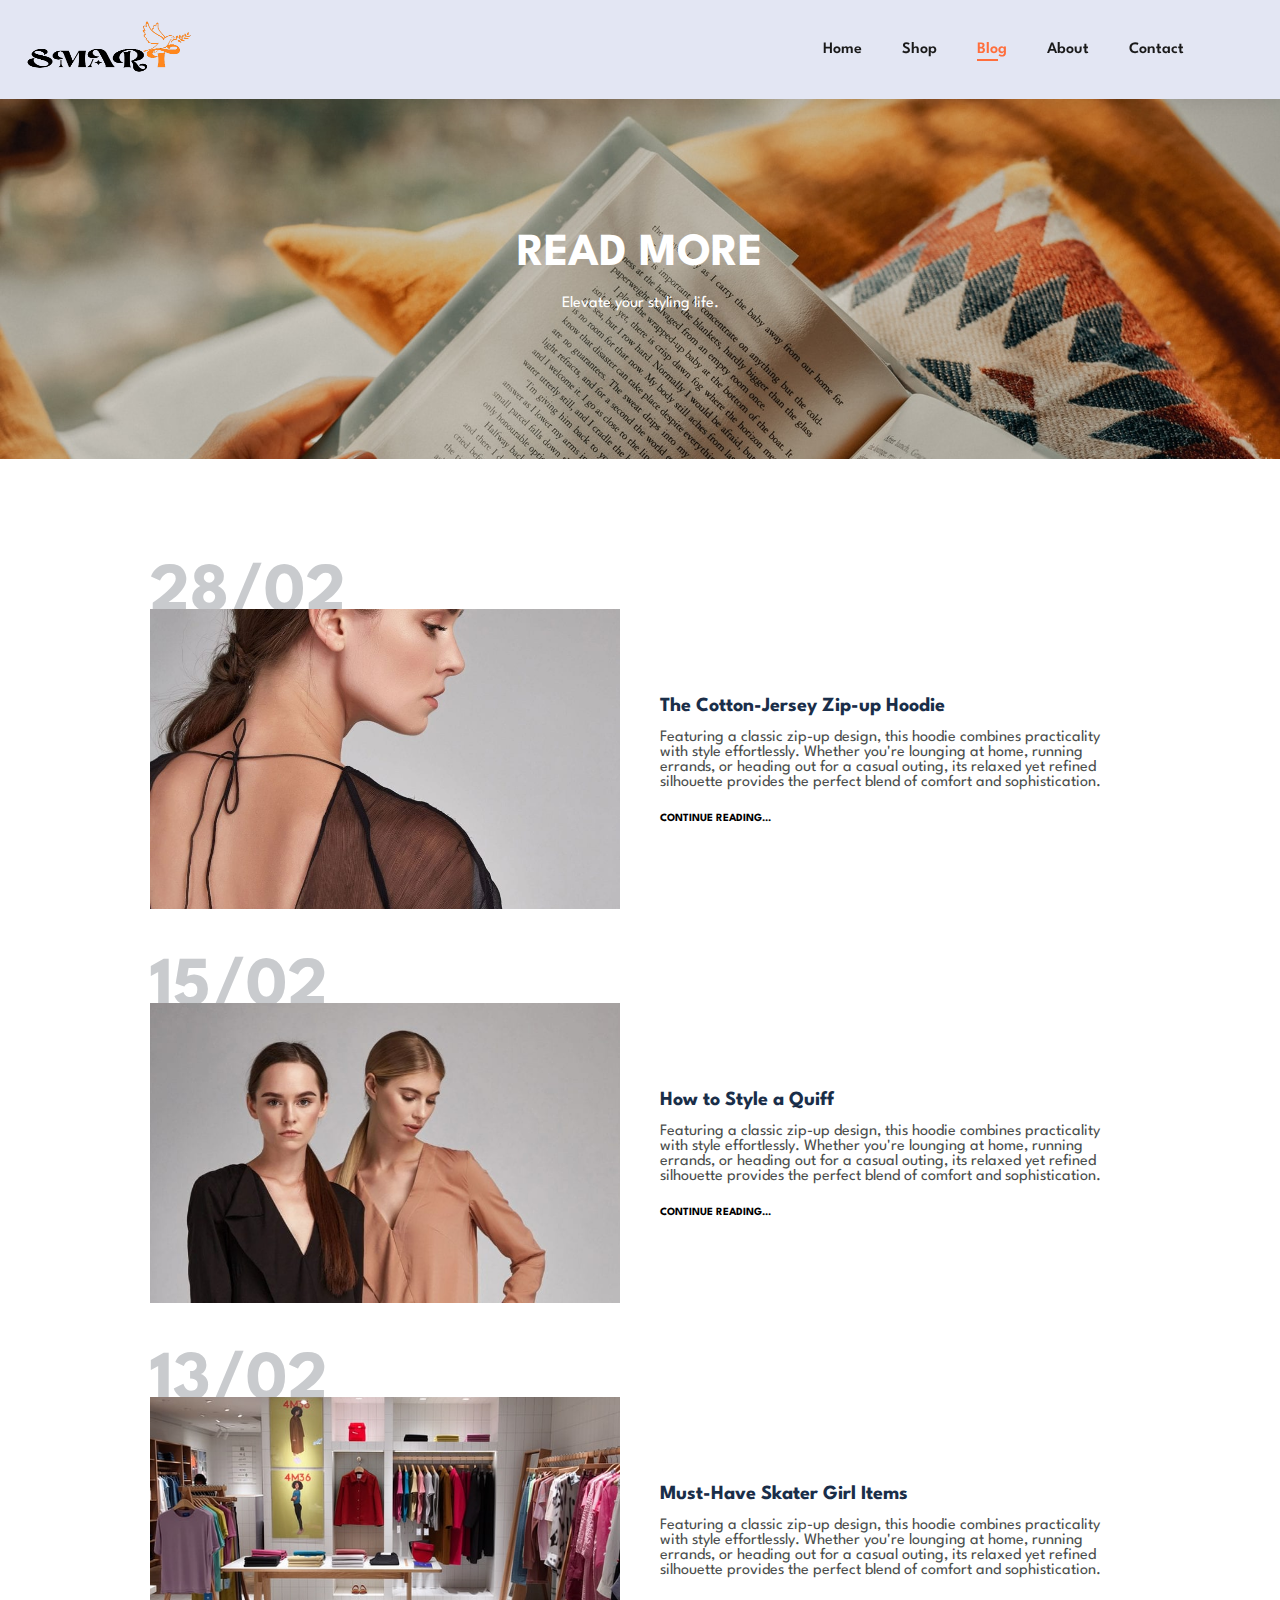
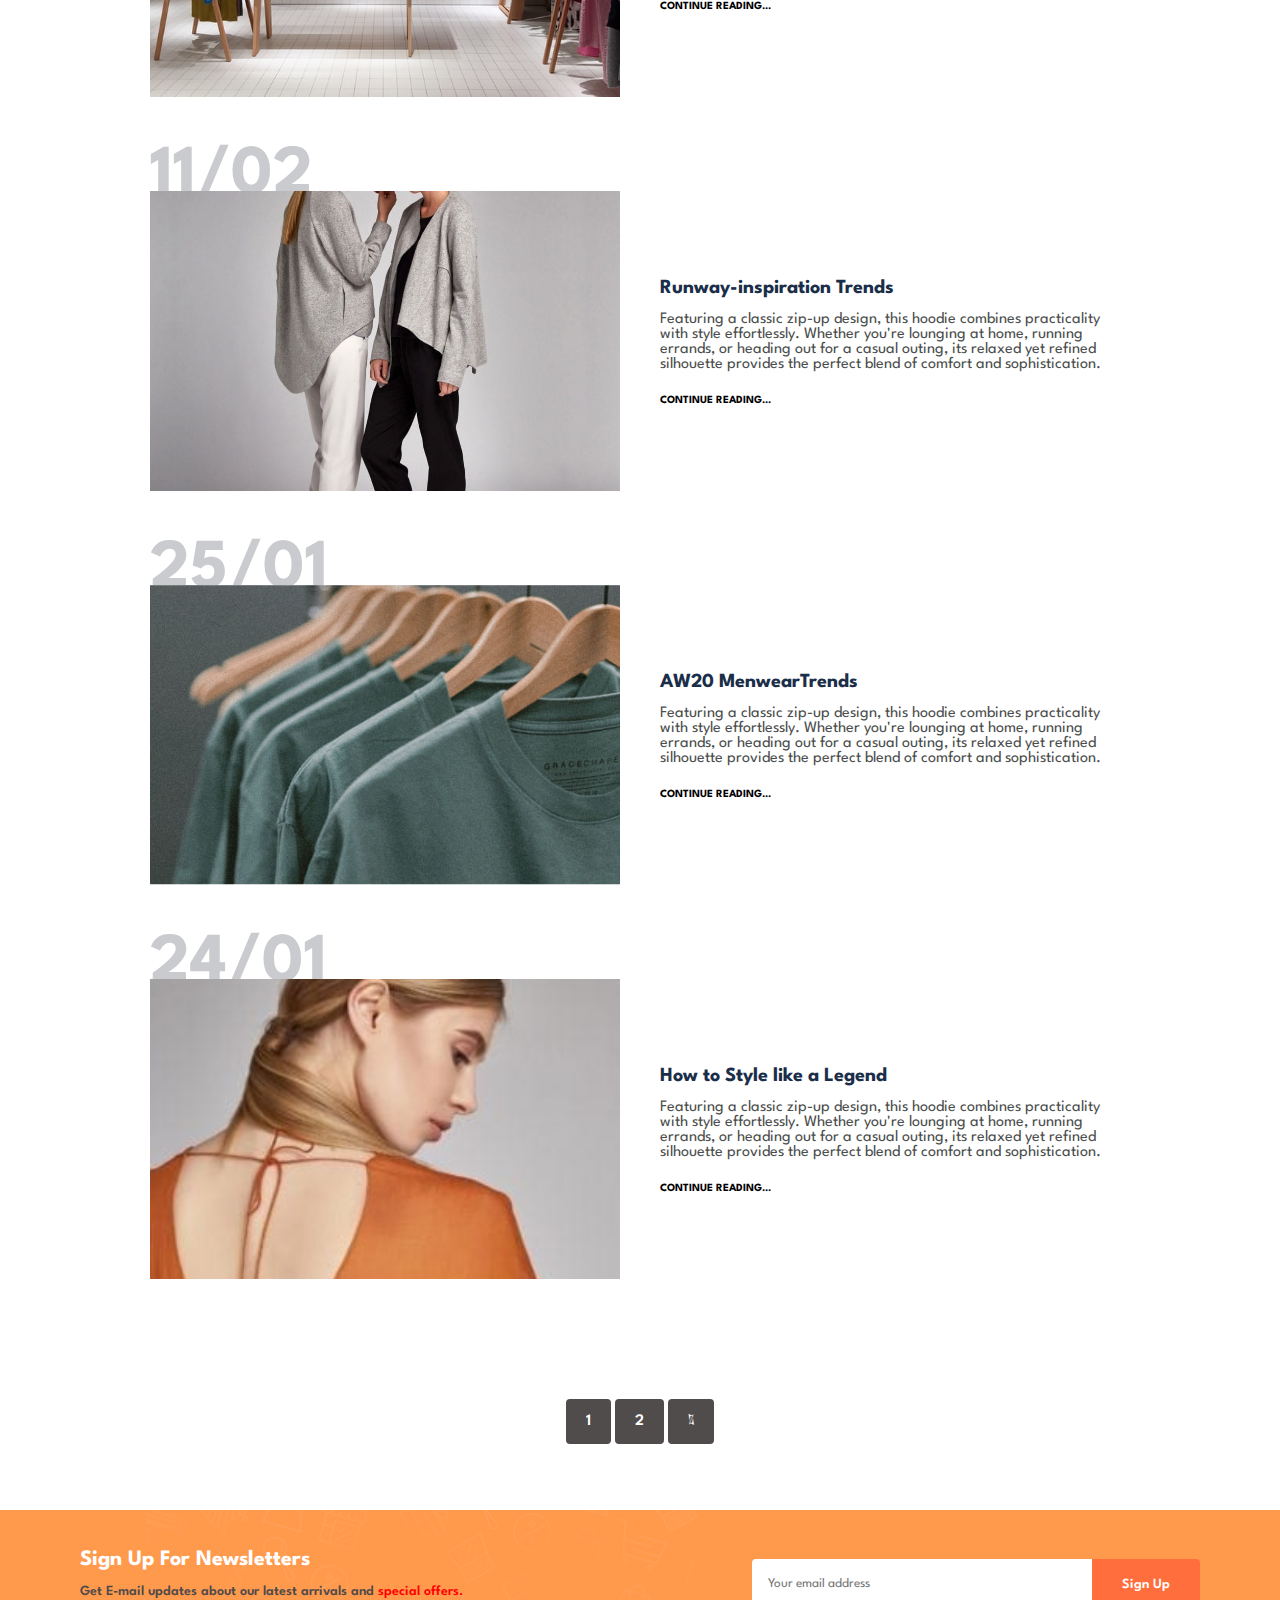
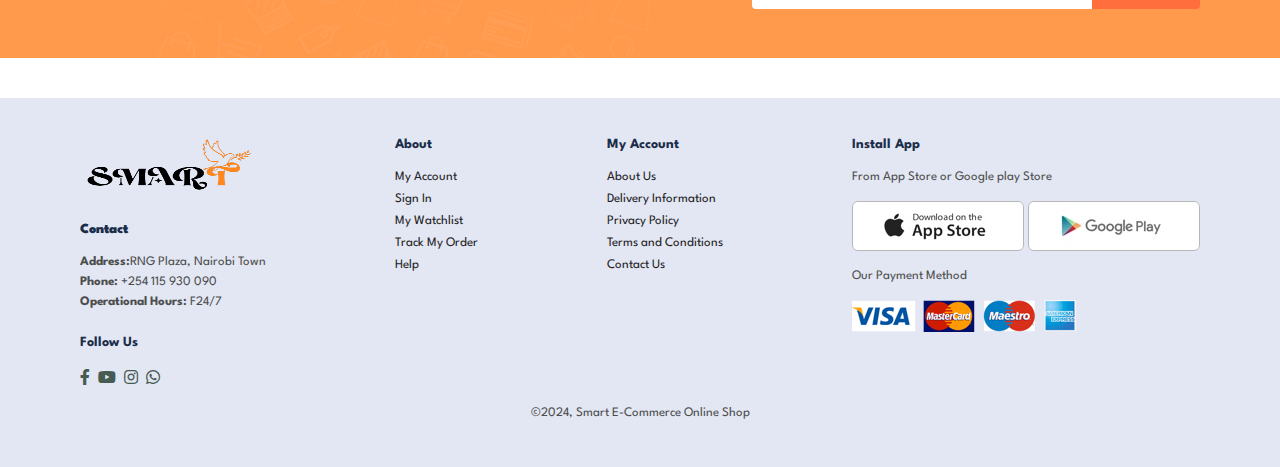
<file: blog.html>
<!DOCTYPE html>
<html lang="en">
  <head>
    <meta charset="UTF-8" />
    <meta http-equiv="x-Ua-compatible" content="IE=edge" />
    <meta name="viewport" content="width=device-width, initial-scale=1.0" />
    <title>Smart E-Commerce</title>
    <link rel="stylesheet" href="style.css" />
    <!-- adding website icon -->
    <link rel="shortcut icon" href="img/log.png" type="image/x-icon" />
    <link
      rel="stylesheet"
      href="https://pro.fontawesome.com/releases/v5.10.0/css/all.css"
    />
  </head>
  <body>
    <!-- creating header -->
    <section id="header">
      <a href="#" class="logoo"
        ><img src="img/logo.png" class="logo" alt="No logo"
      /></a>

      <div>
        <ul id="navbar">
          <li>
            <a href="index.html">Home</a>
          </li>
          <li>
            <a href="shop.html">Shop</a>
          </li>
          <li>
            <a class="active" href="blog.html">Blog</a>
          </li>
          <li>
            <a href="about.html">About</a>
          </li>
          <li>
            <a href="contact.html">Contact</a>
          </li>
          <li id="lg-bag">
            <a href="cart.html"><i class="far fa-shopping-bag"></i> </a>
          </li>
          <a href="#" id="close">
            <i class="fas fa-times"></i>
          </a>
        </ul>
      </div>

      <div id="mobile">
        <a href="cart.html"><i class="far fa-shopping-bag"></i> </a>
        <i id="bar" class="fas fa-outdent"></i>
      </div>
    </section>

    <!-- home page -->
    <section id="shop-hero" class="blog-header">
      <h2>READ MORE</h2>
      <p>Elevate your styling life.</p>
    </section>

    <section id="blog">
      <div class="blog-box">
        <div class="blog-img">
          <img src="img/blog/b1.jpg" alt="" />
        </div>
        <div class="blog-details">
          <h4>The Cotton-Jersey Zip-up Hoodie</h4>
          <p>
            Featuring a classic zip-up design, this hoodie combines practicality
            with style effortlessly. Whether you're lounging at home, running
            errands, or heading out for a casual outing, its relaxed yet refined
            silhouette provides the perfect blend of comfort and sophistication.
          </p>
          <a href="#">CONTINUE READING...</a>
        </div>
        <h1>28/02</h1>
      </div>
      <div class="blog-box">
        <div class="blog-img">
          <img src="img/blog/b2.jpg" alt="" />
        </div>
        <div class="blog-details">
          <h4>How to Style a Quiff</h4>
          <p>
            Featuring a classic zip-up design, this hoodie combines practicality
            with style effortlessly. Whether you're lounging at home, running
            errands, or heading out for a casual outing, its relaxed yet refined
            silhouette provides the perfect blend of comfort and sophistication.
          </p>
          <a href="#">CONTINUE READING...</a>
        </div>
        <h1>15/02</h1>
      </div>
      <div class="blog-box">
        <div class="blog-img">
          <img src="img/blog/b3.jpg" alt="" />
        </div>
        <div class="blog-details">
          <h4>Must-Have Skater Girl Items</h4>
          <p>
            Featuring a classic zip-up design, this hoodie combines practicality
            with style effortlessly. Whether you're lounging at home, running
            errands, or heading out for a casual outing, its relaxed yet refined
            silhouette provides the perfect blend of comfort and sophistication.
          </p>
          <a href="#">CONTINUE READING...</a>
        </div>
        <h1>13/02</h1>
      </div>
      <div class="blog-box">
        <div class="blog-img">
          <img src="img/blog/b4.jpg" alt="" />
        </div>
        <div class="blog-details">
          <h4>Runway-inspiration Trends</h4>
          <p>
            Featuring a classic zip-up design, this hoodie combines practicality
            with style effortlessly. Whether you're lounging at home, running
            errands, or heading out for a casual outing, its relaxed yet refined
            silhouette provides the perfect blend of comfort and sophistication.
          </p>
          <a href="#">CONTINUE READING...</a>
        </div>
        <h1>11/02</h1>
      </div>
      <div class="blog-box">
        <div class="blog-img">
          <img src="img/blog/b8.jpg" alt="" />
        </div>
        <div class="blog-details">
          <h4>AW20 MenwearTrends</h4>
          <p>
            Featuring a classic zip-up design, this hoodie combines practicality
            with style effortlessly. Whether you're lounging at home, running
            errands, or heading out for a casual outing, its relaxed yet refined
            silhouette provides the perfect blend of comfort and sophistication.
          </p>
          <a href="#">CONTINUE READING...</a>
        </div>
        <h1>25/01</h1>
      </div>
      <div class="blog-box">
        <div class="blog-img">
          <img src="img/blog/b7.jpg" alt="" />
        </div>
        <div class="blog-details">
          <h4>How to Style like a Legend</h4>
          <p>
            Featuring a classic zip-up design, this hoodie combines practicality
            with style effortlessly. Whether you're lounging at home, running
            errands, or heading out for a casual outing, its relaxed yet refined
            silhouette provides the perfect blend of comfort and sophistication.
          </p>
          <a href="#">CONTINUE READING...</a>
        </div>
        <h1>24/01</h1>
      </div>
    </section>

    <section id="paginetion" class="section-p1">
      <a href="#">1</a>
      <a href="#">2</a>
      <a href="#">
        <i class="fal fa-long-arrow-alt-right"></i>
      </a>
    </section>

    <section id="newsletter" class="section-p1 section-m1">
      <div class="newstext">
        <h4>Sign Up For Newsletters</h4>
        <p>
          Get E-mail updates about our latest arrivals and
          <span>special offers.</span>
        </p>
      </div>
      <div class="form">
        <input type="text" placeholder="Your email address" />
        <button class="normal">Sign Up</button>
      </div>
    </section>

    <footer class="section-p1">
      <div class="col">
        <img class="logo" src="img/logo.png" alt="" />
        <h4><strong>Contact</strong></h4>
        <p><strong>Address:</strong>RNG Plaza, Nairobi Town</p>
        <p><strong>Phone:</strong> +254 115 930 090</p>
        <p><strong>Operational Hours:</strong> F24/7</p>
        <div class="follow">
          <h4>Follow Us</h4>
          <div class="icon">
            <i class="fab fa-facebook-f"></i>
            <!-- <i class="fab fa-twitter"></i> -->
            <i class="fab fa-youtube"></i>
            <i class="fab fa-instagram"></i>
            <i class="fab fa-whatsapp"></i>
          </div>
        </div>
      </div>

      <div class="col">
        <h4>About</h4>
        <a href="#">My Account</a>
        <a href="#">Sign In</a>
        <a href="#">My Watchlist</a>
        <a href="#">Track My Order</a>
        <a href="#">Help</a>
      </div>
      <div class="col">
        <h4>My Account</h4>
        <a href="#">About Us</a>
        <a href="#">Delivery Information</a>
        <a href="#">Privacy Policy</a>
        <a href="#">Terms and Conditions</a>
        <a href="#">Contact Us</a>
      </div>
      <div class="col install">
        <h4>Install App</h4>
        <p>From App Store or Google play Store</p>
        <div class="row">
          <img src="img/pay/app.jpg" alt="" />
          <img src="img/pay/play.jpg" alt="" />
        </div>
        <p>Our Payment Method</p>
        <img src="img/pay/pay.png" alt="" />
      </div>
      <div class="copyright">
        <p>&copy;2024, Smart E-Commerce Online Shop</p>
      </div>
    </footer>
    <script src="script.js"></script>
  </body>
</html>
</file>
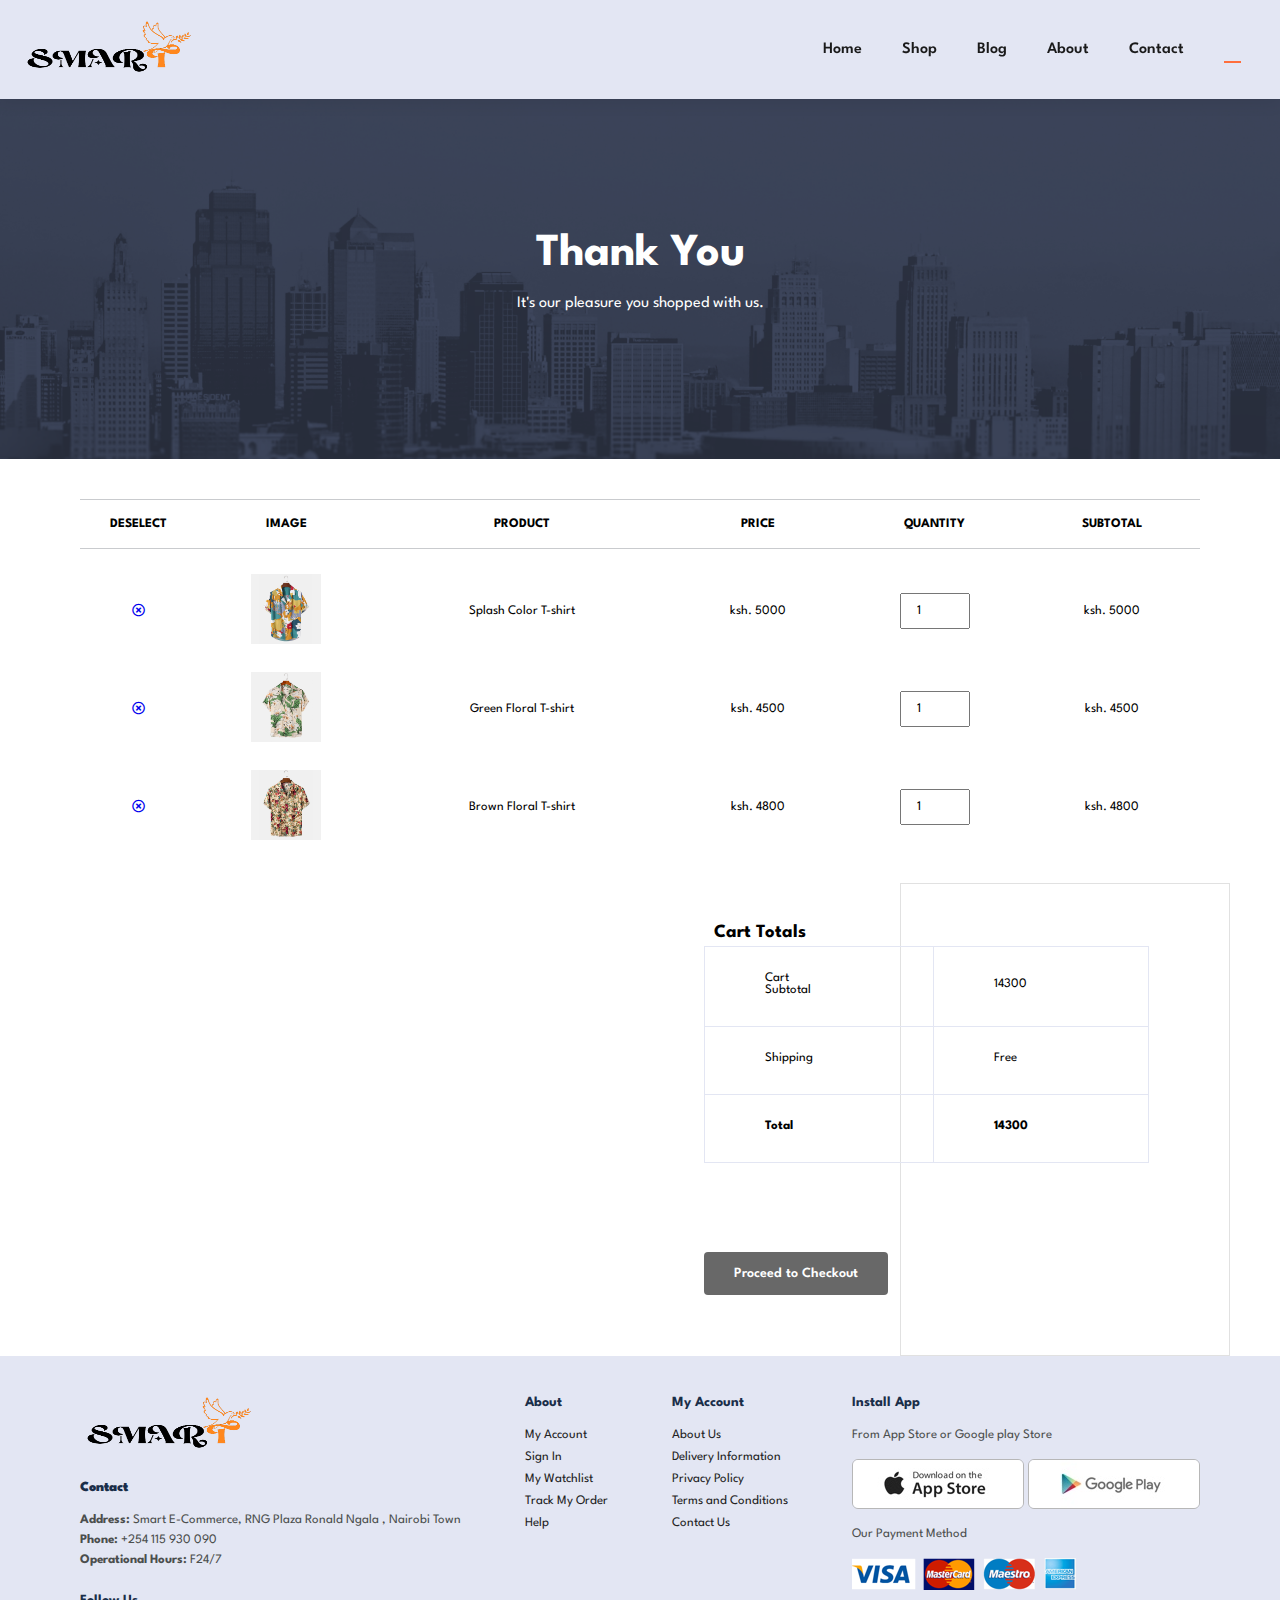
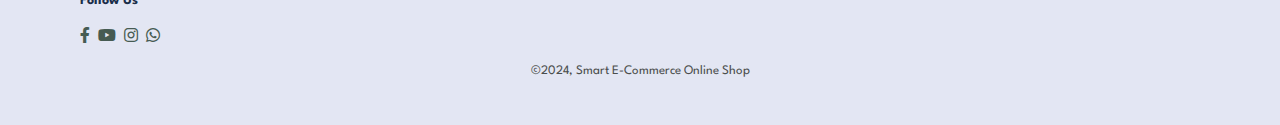
<file: cart.html>
<!DOCTYPE html>
<html lang="en">
  <head>
    <meta charset="UTF-8" />
    <meta http-equiv="x-Ua-compatible" content="IE=edge" />
    <meta name="viewport" content="width=device-width, initial-scale=1.0" />
    <title>Smart E-Commerce</title>
    <link rel="stylesheet" href="style.css" />
    <!-- adding website icon -->
    <link rel="shortcut icon" href="img/log.png" type="image/x-icon" />
    <link
      rel="stylesheet"
      href="https://pro.fontawesome.com/releases/v5.10.0/css/all.css"
    />
  </head>
  <body>
    <script src="script.js"></script>

    <!-- creating header -->

    <section id="header">
      <a href="#" class="logoo"
        ><img src="img/logo.png" class="logo" alt="No logo"
      /></a>

      <div>
        <ul id="navbar">
          <li>
            <a href="index.html">Home</a>
          </li>
          <li>
            <a href="shop.html">Shop</a>
          </li>
          <li>
            <a href="blog.html">Blog</a>
          </li>
          <li>
            <a href="about.html">About</a>
          </li>
          <li>
            <a href="contact.html">Contact</a>
          </li>
          <li id="lg-bag">
            <a class="active" href="cart.html"
              ><i class="far fa-shopping-bag"></i>
            </a>
          </li>
          <a href="#" id="close">
            <i class="fas fa-times"></i>
          </a>
        </ul>
      </div>

      <div id="mobile">
        <a href="cart.html"><i class="far fa-shopping-bag"></i> </a>
        <i id="bar" class="fas fa-outdent"></i>
      </div>
    </section>

    <!-- home page -->
    <section id="shop-hero" class="about-header">
      <h2>Thank You</h2>
      <p>It's our pleasure you shopped with us.</p>
    </section>

    <!-- creating a row table data -->
    <section id="cart" class="section-p1">
      <table width="100%">
        <thead>
          <tr>
            <td>DESELECT</td>
            <td>IMAGE</td>
            <td>PRODUCT</td>
            <td>PRICE</td>
            <td>QUANTITY</td>
            <td>SUBTOTAL</td>
          </tr>
        </thead>
        <tbody>
          <tr>
            <td>
              <a href="#"><i class="far fa-times-circle"></i></a>
            </td>
            <td><img src="img/products/f1.jpg" alt="" /></td>
            <td>Splash Color T-shirt</td>
            <td>ksh. 5000</td>
            <td><input type="number" value="1" min="1" /></td>
            <td>ksh. 5000</td>
          </tr>
        </tbody>
        <tbody>
          <tr>
            <td>
              <a href="#"><i class="far fa-times-circle"></i></a>
            </td>
            <td><img src="img/products/f2.jpg" alt="" /></td>
            <td>Green Floral T-shirt</td>
            <td>ksh. 4500</td>
            <td><input type="number" value="1" min="1" /></td>
            <td>ksh. 4500</td>
          </tr>
        </tbody>
        <tbody>
          <tr>
            <td>
              <a href="#"><i class="far fa-times-circle"></i></a>
            </td>
            <td><img src="img/products/f3.jpg" alt="" /></td>
            <td>Brown Floral T-shirt</td>
            <td>ksh. 4800</td>
            <td><input type="number" value="1" min="1" /></td>
            <td>ksh. 4800</td>
          </tr>
        </tbody>
      </table>
    </section>

    <!-- CART ADD TOTAL -->
    <section id="add-cart" class="section-p1">
      <div>
        <h3>Cart Totals</h3>
        <table>
          <tr>
            <td>Cart Subtotal</td>
            <td>14300</td>
          </tr>
          <tr>
            <td>Shipping</td>
            <td>Free</td>
          </tr>
          <tr>
            <td><strong>Total</strong></td>
            <td><strong>14300</strong></td>
          </tr>
        </table>
        <a href="order/index.html">
          <button class="normal">Proceed to Checkout</button></a
        >
      </div>
    </section>

    <footer class="section-p1">
      <div class="col">
        <img class="logo" src="img/logo.png" alt="" />
        <h4><strong>Contact</strong></h4>
        <p>
          <strong>Address:</strong> Smart E-Commerce, RNG Plaza Ronald Ngala ,
          Nairobi Town
        </p>
        <p><strong>Phone:</strong> +254 115 930 090</p>
        <p><strong>Operational Hours:</strong> F24/7</p>
        <div class="follow">
          <h4>Follow Us</h4>
          <div class="icon">
            <i class="fab fa-facebook-f"></i>
            <!-- <i class="fab fa-twitter"></i> -->
            <i class="fab fa-youtube"></i>
            <i class="fab fa-instagram"></i>
            <i class="fab fa-whatsapp"></i>
          </div>
        </div>
      </div>

      <div class="col">
        <h4>About</h4>
        <a href="#">My Account</a>
        <a href="#">Sign In</a>
        <a href="#">My Watchlist</a>
        <a href="#">Track My Order</a>
        <a href="#">Help</a>
      </div>
      <div class="col">
        <h4>My Account</h4>
        <a href="#">About Us</a>
        <a href="#">Delivery Information</a>
        <a href="#">Privacy Policy</a>
        <a href="#">Terms and Conditions</a>
        <a href="#">Contact Us</a>
      </div>
      <div class="col install">
        <h4>Install App</h4>
        <p>From App Store or Google play Store</p>
        <div class="row">
          <img src="img/pay/app.jpg" alt="" />
          <img src="img/pay/play.jpg" alt="" />
        </div>
        <p>Our Payment Method</p>
        <img src="img/pay/pay.png" alt="" />
      </div>
      <div class="copyright">
        <p>&copy;2024, Smart E-Commerce Online Shop</p>
      </div>
    </footer>
  </body>
</html>
</file>
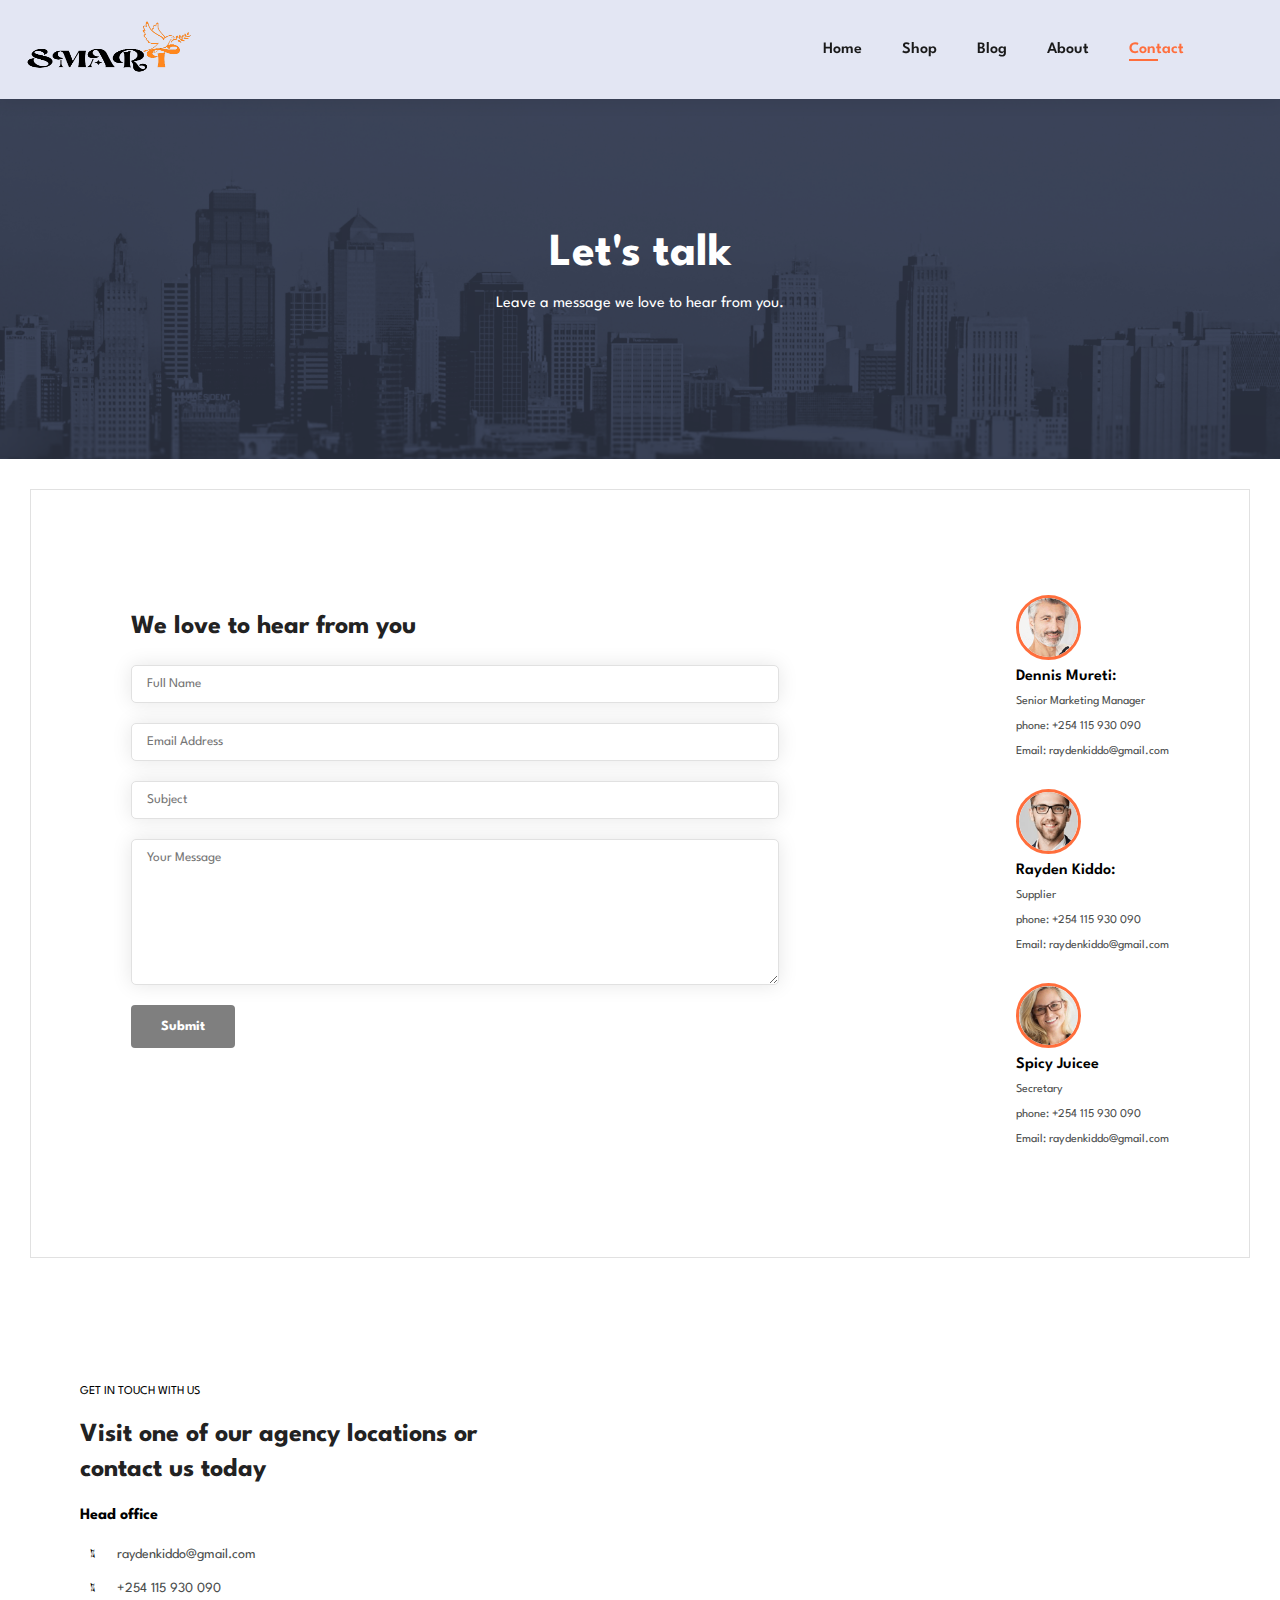
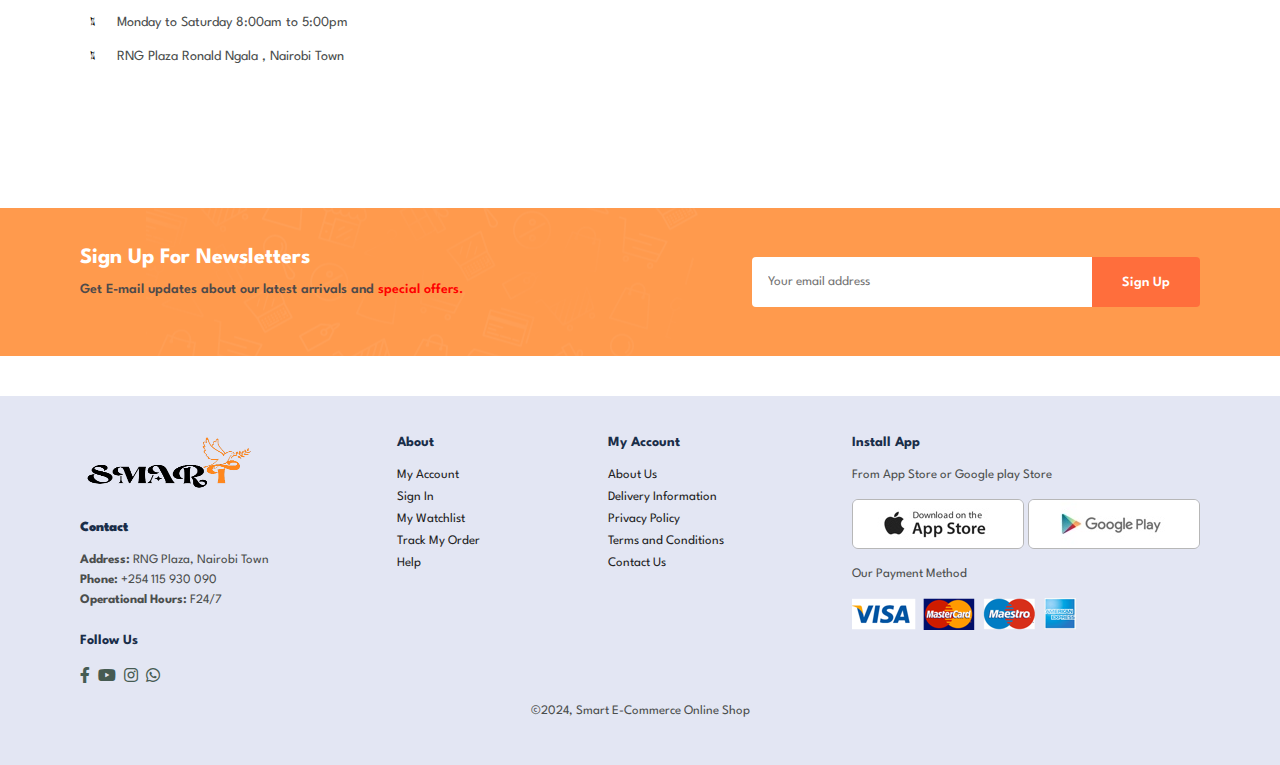
<file: contact.html>
<!DOCTYPE html>
<html lang="en">
  <head>
    <meta charset="UTF-8" />
    <meta http-equiv="x-Ua-compatible" content="IE=edge" />
    <meta name="viewport" content="width=device-width, initial-scale=1.0" />
    <title>Smart E-Commerce</title>
    <link rel="stylesheet" href="style.css" />
    <!-- adding website icon -->
    <link rel="shortcut icon" href="img/log.png" type="image/x-icon" />
    <link
      rel="stylesheet"
      href="https://pro.fontawesome.com/releases/v5.10.0/css/all.css"
    />
  </head>
  <body>
    <!-- creating header -->
    <section id="header">
      <a href="#" class="logoo"
        ><img src="img/logo.png" class="logo" alt="No logo"
      /></a>

      <div>
        <ul id="navbar">
          <li>
            <a href="index.html">Home</a>
          </li>
          <li>
            <a href="shop.html">Shop</a>
          </li>
          <li>
            <a href="blog.html">Blog</a>
          </li>
          <li>
            <a href="about.html">About</a>
          </li>
          <li>
            <a class="active" href="contact.html">Contact</a>
          </li>
          <li id="lg-bag">
            <a href="cart.html"><i class="far fa-shopping-bag"></i> </a>
          </li>
          <a href="#" id="close">
            <i class="fas fa-times"></i>
          </a>
        </ul>
      </div>

      <div id="mobile">
        <a href="cart.html"><i class="far fa-shopping-bag"></i> </a>
        <i id="bar" class="fas fa-outdent"></i>
      </div>
    </section>

    <!-- home page -->
    <section id="shop-hero" class="about-header">
      <h2>Let's talk</h2>
      <p>Leave a message we love to hear from you.</p>
    </section>

    <!-- response in form  -->
    <section id="form-details">
      <form action="#">
        <h2>We love to hear from you</h2>
        <input type="text" placeholder="Full Name" />
        <input type="email" placeholder="Email Address" />
        <input type="text" placeholder="Subject" />
        <textarea
          name=""
          id=""
          cols="30"
          rows="10"
          placeholder="Your Message"
        ></textarea>
        <button class="normal">Submit</button>
      </form>
      <div class="people">
        <div>
          <img src="img/people/1.png" alt="" />
          <p>
            <span>Dennis Mureti:</span> Senior Marketing Manager
            <br />
            phone: +254 115 930 090
            <br />
            Email: raydenkiddo@gmail.com
          </p>

          <img src="img/people/2.png" alt="" />
          <p>
            <span>Rayden Kiddo:</span> Supplier
            <br />
            phone: +254 115 930 090
            <br />
            Email: raydenkiddo@gmail.com
          </p>

          <img src="img/people/3.png" alt="" />
          <p>
            <span>Spicy Juicee</span> Secretary
            <br />
            phone: +254 115 930 090
            <br />
            Email: raydenkiddo@gmail.com
          </p>
        </div>
      </div>
    </section>

    <!-- our contacts and map direction -->
    <section id="contact-details" class="section-p1">
      <div class="details">
        <span>GET IN TOUCH WITH US</span>
        <h2>Visit one of our agency locations or contact us today</h2>
        <h3>Head office</h3>
        <div>
          <li>
            <i class="fal fa-envelope"></i>
            <p>raydenkiddo@gmail.com</p>
          </li>
          <li>
            <i class="fal fa-phone-alt"></i>
            <p>+254 115 930 090</p>
          </li>
          <li>
            <i class="fal fa-clock"></i>
            <p>Monday to Saturday 8:00am to 5:00pm</p>
          </li>
          <li>
            <i class="fal fa-map"></i>
            <p>RNG Plaza Ronald Ngala , Nairobi Town</p>
          </li>
        </div>
      </div>
      <div class="map">
        <iframe
          src="https://www.google.com/maps/embed?pb=!1m18!1m12!1m3!1d3988.8139052003544!2d36.82613147501332!3d-1.
            2856619987021105!2m3!1f0!2f0!3f0!3m2!1i1024!2i768!4f13.1!3m3!1m2!1s0x182f1170d3a13529%3A0x6355bf4bc9dc05fd!2sRNG%20Plaza!5e0!3m2!1sen!2ske!4v1708900738906!5m2!1sen!2ske"
          width="600"
          height="450"
          style="border: 0"
          allowfullscreen=""
          loading="lazy"
          referrerpolicy="no-referrer-when-downgrade"
        ></iframe>
      </div>
    </section>

    <!-- newsletter sign up -->
    <section id="newsletter" class="section-p1 section-m1">
      <div class="newstext">
        <h4>Sign Up For Newsletters</h4>
        <p>
          Get E-mail updates about our latest arrivals and
          <span>special offers.</span>
        </p>
      </div>
      <div class="form">
        <input type="text" placeholder="Your email address" />
        <button class="normal">Sign Up</button>
      </div>
    </section>

    <footer class="section-p1">
      <div class="col">
        <img class="logo" src="img/logo.png" alt="" />
        <h4><strong>Contact</strong></h4>
        <p><strong>Address:</strong> RNG Plaza, Nairobi Town</p>
        <p><strong>Phone:</strong> +254 115 930 090</p>
        <p><strong>Operational Hours:</strong> F24/7</p>
        <div class="follow">
          <h4>Follow Us</h4>
          <div class="icon">
            <i class="fab fa-facebook-f"></i>
            <!-- <i class="fab fa-twitter"></i> -->
            <i class="fab fa-youtube"></i>
            <i class="fab fa-instagram"></i>
            <i class="fab fa-whatsapp"></i>
          </div>
        </div>
      </div>

      <div class="col">
        <h4>About</h4>
        <a href="#">My Account</a>
        <a href="#">Sign In</a>
        <a href="#">My Watchlist</a>
        <a href="#">Track My Order</a>
        <a href="#">Help</a>
      </div>
      <div class="col">
        <h4>My Account</h4>
        <a href="#">About Us</a>
        <a href="#">Delivery Information</a>
        <a href="#">Privacy Policy</a>
        <a href="#">Terms and Conditions</a>
        <a href="#">Contact Us</a>
      </div>
      <div class="col install">
        <h4>Install App</h4>
        <p>From App Store or Google play Store</p>
        <div class="row">
          <img src="img/pay/app.jpg" alt="" />
          <img src="img/pay/play.jpg" alt="" />
        </div>
        <p>Our Payment Method</p>
        <img src="img/pay/pay.png" alt="" />
      </div>
      <div class="copyright">
        <p>&copy;2024, Smart E-Commerce Online Shop</p>
      </div>
    </footer>

    <script src="script.js"></script>
  </body>
</html>
</file>
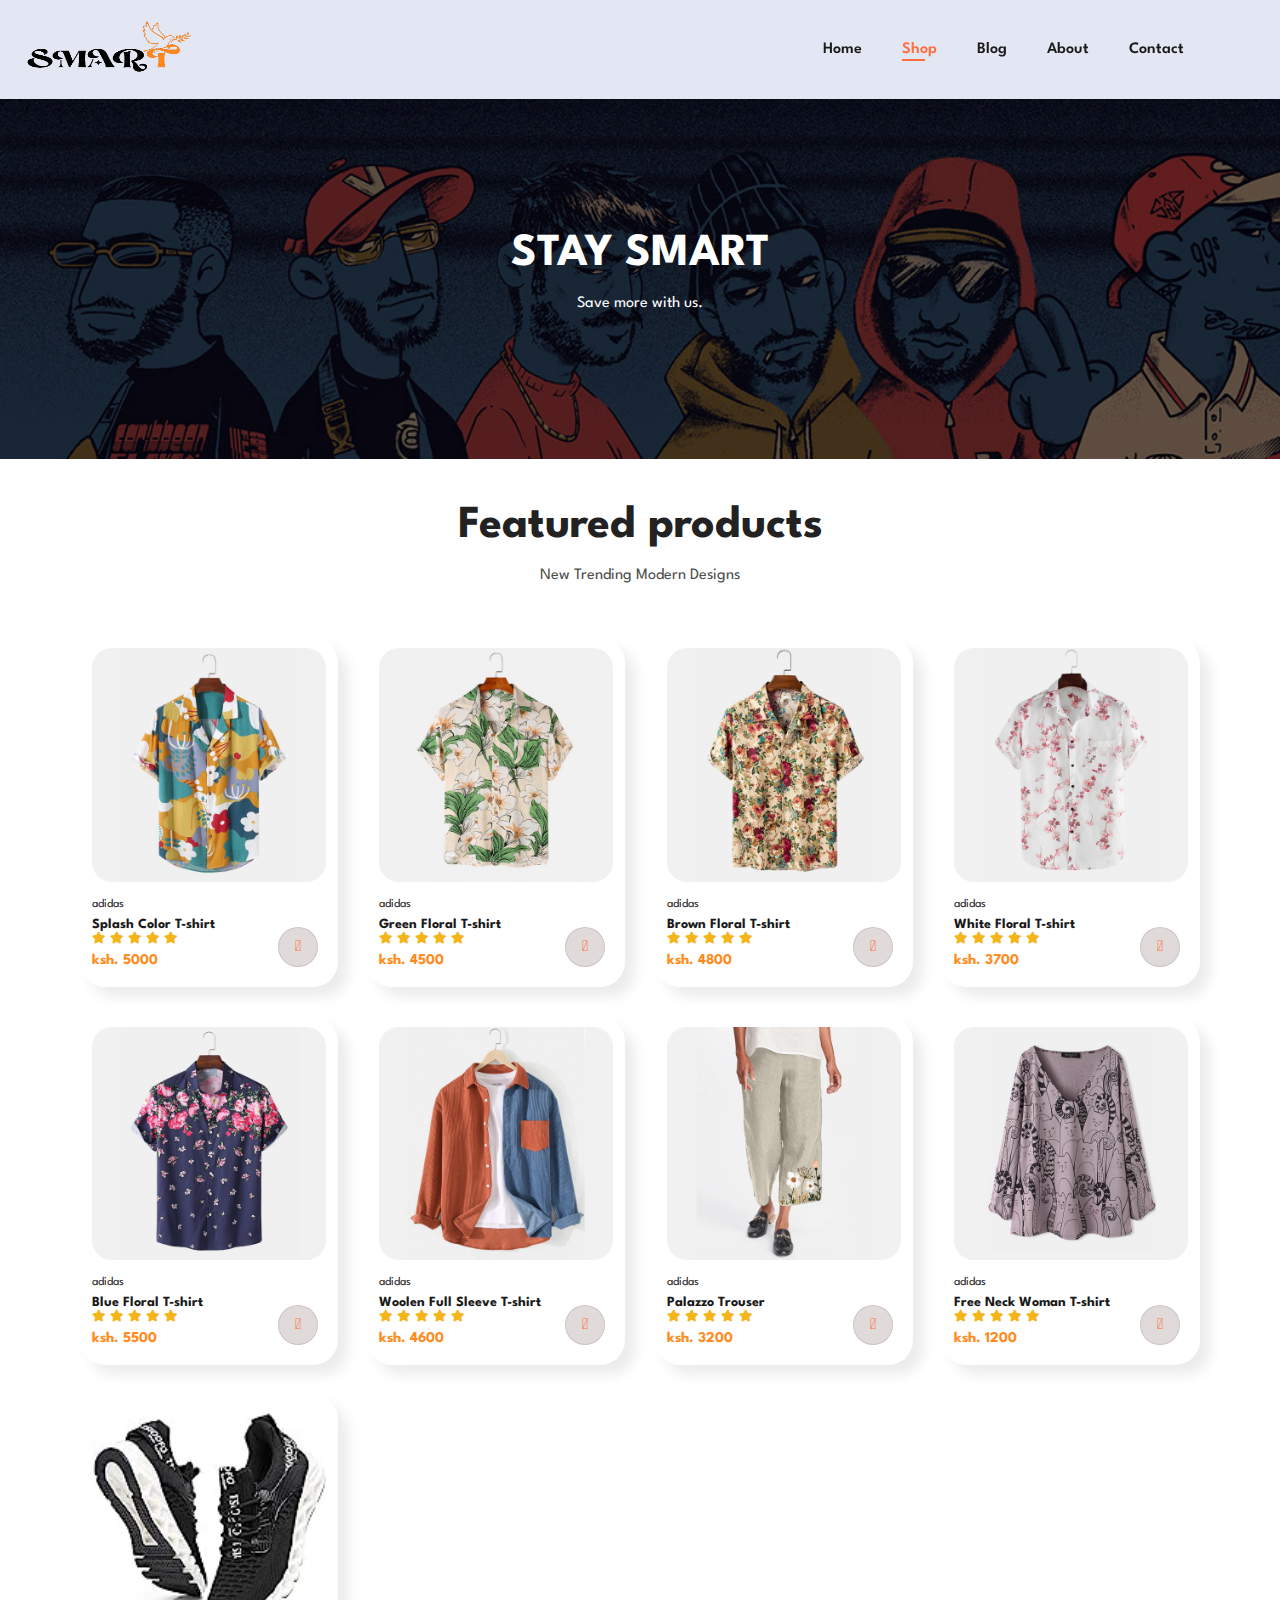
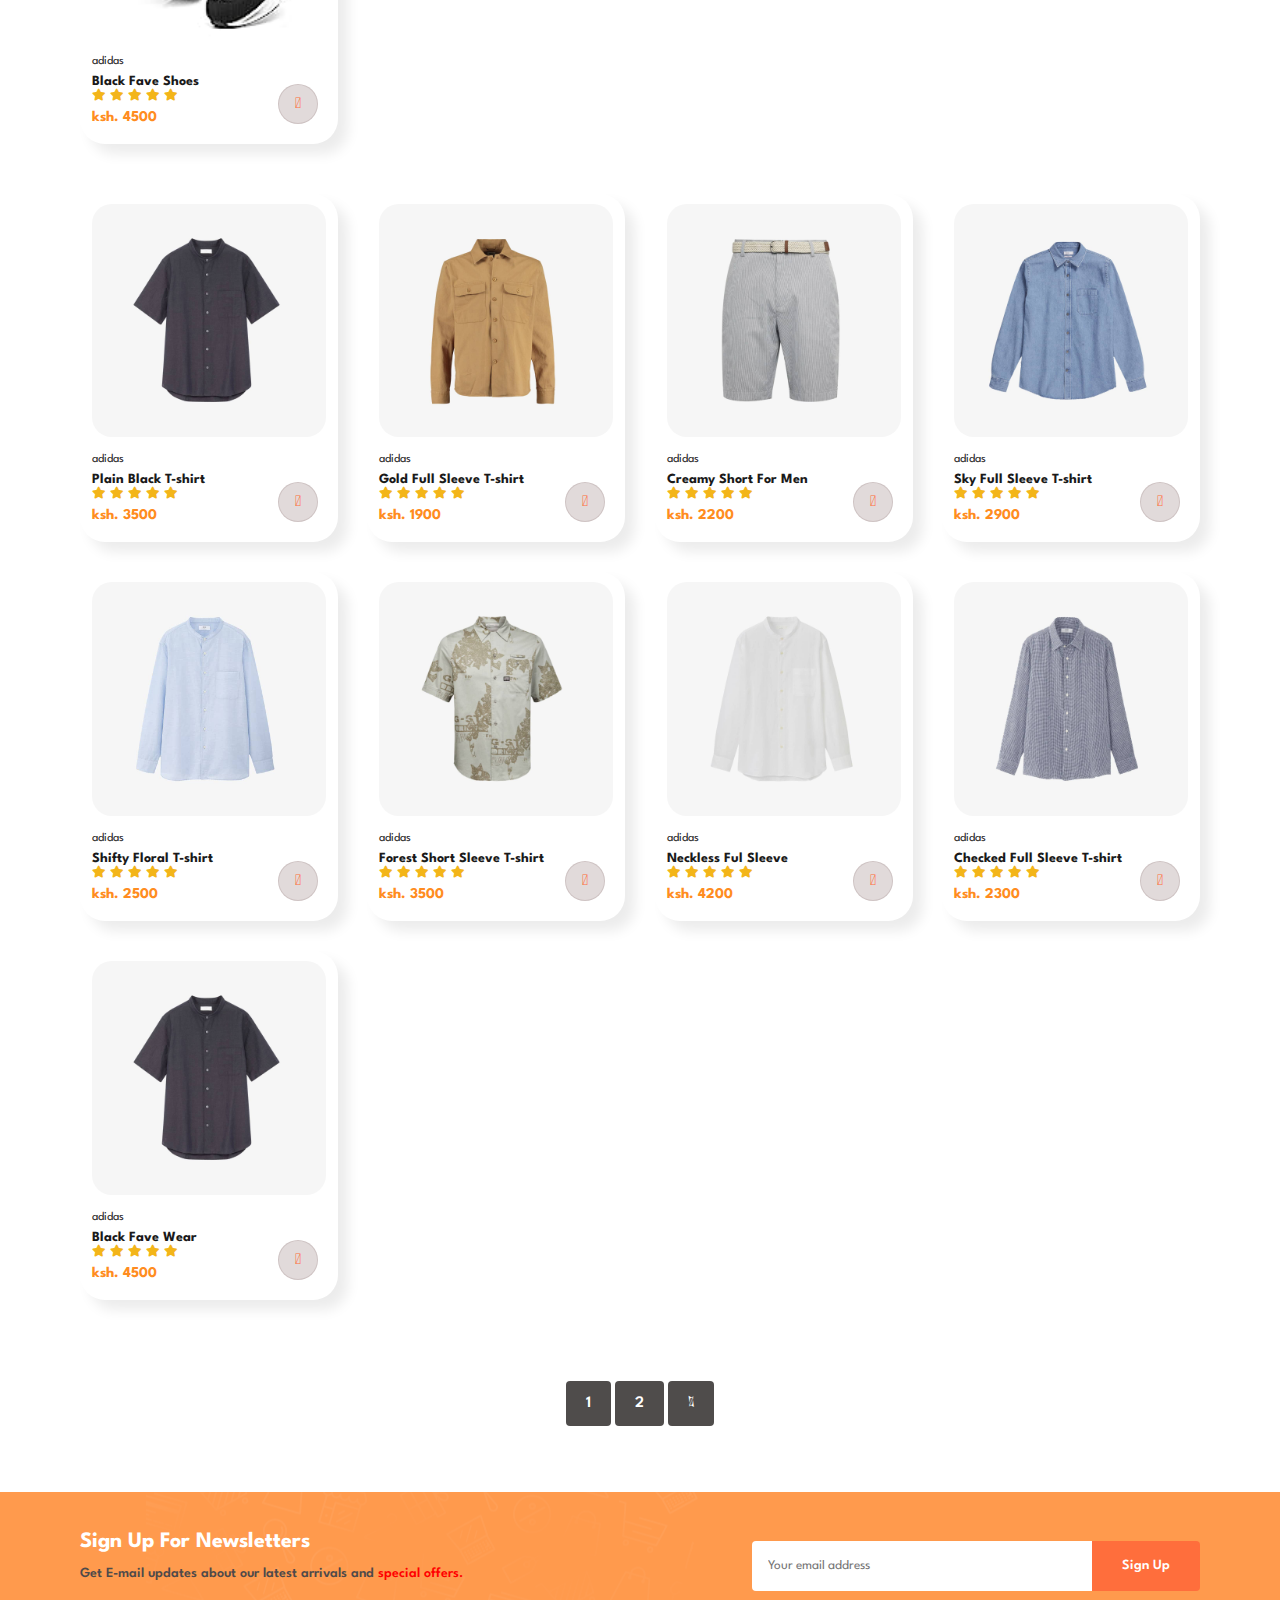
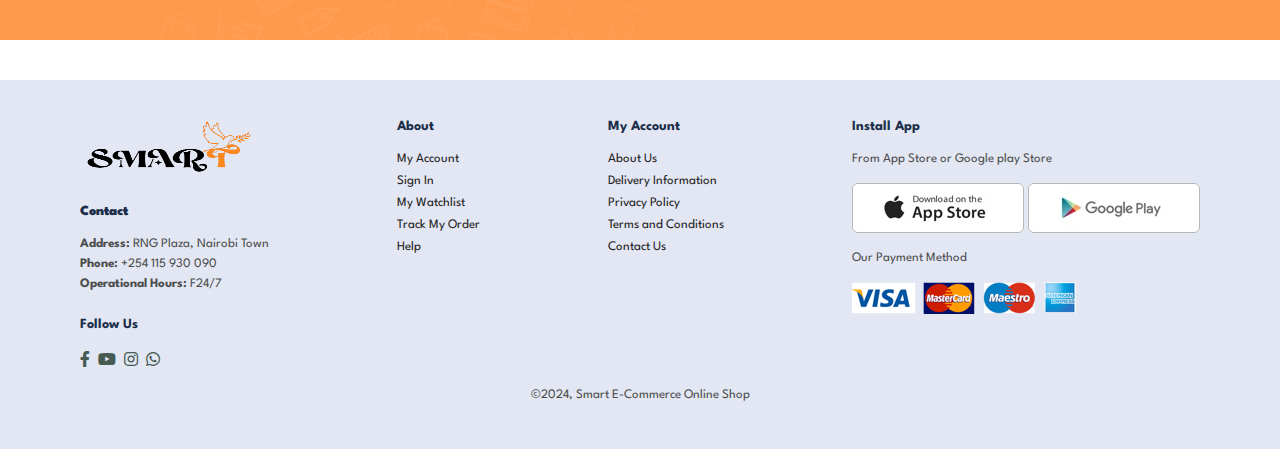
<file: shop.html>
<!DOCTYPE html>
<html lang="en">
  <head>
    <meta charset="UTF-8" />
    <meta http-equiv="x-Ua-compatible" content="IE=edge" />
    <meta name="viewport" content="width=device-width, initial-scale=1.0" />
    <title>Smart E-Commerce</title>
    <link rel="stylesheet" href="style.css" />
    <!-- adding website icon -->
    <link rel="shortcut icon" href="img/log.png" type="image/x-icon" />
    <link
      rel="stylesheet"
      href="https://pro.fontawesome.com/releases/v5.10.0/css/all.css"
    />
  </head>
  <body>
    <!-- creating header -->
    <section id="header">
      <a href="#" class="logoo"
        ><img src="img/logo.png" class="logo" alt="No logo"
      /></a>

      <div>
        <ul id="navbar">
          <li>
            <a href="index.html">Home</a>
          </li>
          <li>
            <a class="active" href="shop.html">Shop</a>
          </li>
          <li>
            <a href="blog.html">Blog</a>
          </li>
          <li>
            <a href="about.html">About</a>
          </li>
          <li>
            <a href="contact.html">Contact</a>
          </li>
          <li id="lg-bag">
            <a href="cart.html"><i class="far fa-shopping-bag"></i> </a>
          </li>
          <a href="#" id="close">
            <i class="fas fa-times"></i>
          </a>
        </ul>
      </div>

      <div id="mobile">
        <a href="cart.html"><i class="far fa-shopping-bag"></i> </a>
        <i id="bar" class="fas fa-outdent"></i>
      </div>
    </section>

    <!-- home page -->
    <section id="shop-hero">
      <h2>STAY SMART</h2>
      <p>Save more with us.</p>
    </section>

    <!-- products in full -->
    <section id="product1" class="section-p1">
      <h2>Featured products</h2>
      <p>New Trending Modern Designs</p>
      <div class="pro-container">
        <div class="pro">
          <a href="sproduct.html"> <img src="img/products/f1.jpg" alt="" /></a>
          <div class="des">
            <span>adidas</span>
            <h5>Splash Color T-shirt</h5>
            <div class="star">
              <i class="fas fa-star"></i>
              <i class="fas fa-star"></i>
              <i class="fas fa-star"></i>
              <i class="fas fa-star"></i>
              <i class="fas fa-star"></i>
            </div>
            <h4 class="price">ksh. 5000</h4>
          </div>
          <a href="#"> <i class="fal fa-shopping-cart cart"></i></a>
        </div>
        <div class="pro">
          <img src="img/products/f2.jpg" alt="" />
          <div class="des">
            <span>adidas</span>
            <h5>Green Floral T-shirt</h5>
            <div class="star">
              <i class="fas fa-star"></i>
              <i class="fas fa-star"></i>
              <i class="fas fa-star"></i>
              <i class="fas fa-star"></i>
              <i class="fas fa-star"></i>
            </div>
            <h4 class="price">ksh. 4500</h4>
          </div>
          <a href="#"> <i class="fal fa-shopping-cart cart"></i></a>
        </div>
        <div class="pro">
          <img src="img/products/f3.jpg" alt="" />
          <div class="des">
            <span>adidas</span>
            <h5>Brown Floral T-shirt</h5>
            <div class="star">
              <i class="fas fa-star"></i>
              <i class="fas fa-star"></i>
              <i class="fas fa-star"></i>
              <i class="fas fa-star"></i>
              <i class="fas fa-star"></i>
            </div>
            <h4 class="price">ksh. 4800</h4>
          </div>
          <a href="#"> <i class="fal fa-shopping-cart cart"></i></a>
        </div>
        <div class="pro">
          <img src="img/products/f4.jpg" alt="" />
          <div class="des">
            <span>adidas</span>
            <h5>White Floral T-shirt</h5>
            <div class="star">
              <i class="fas fa-star"></i>
              <i class="fas fa-star"></i>
              <i class="fas fa-star"></i>
              <i class="fas fa-star"></i>
              <i class="fas fa-star"></i>
            </div>
            <h4 class="price">ksh. 3700</h4>
          </div>
          <a href="#"> <i class="fal fa-shopping-cart cart"></i></a>
        </div>
        <div class="pro">
          <img src="img/products/f5.jpg" alt="" />
          <div class="des">
            <span>adidas</span>
            <h5>Blue Floral T-shirt</h5>
            <div class="star">
              <i class="fas fa-star"></i>
              <i class="fas fa-star"></i>
              <i class="fas fa-star"></i>
              <i class="fas fa-star"></i>
              <i class="fas fa-star"></i>
            </div>
            <h4 class="price">ksh. 5500</h4>
          </div>
          <a href="#"> <i class="fal fa-shopping-cart cart"></i></a>
        </div>
        <div class="pro">
          <img src="img/products/f6.jpg" alt="" />
          <div class="des">
            <span>adidas</span>
            <h5>Woolen Full Sleeve T-shirt</h5>
            <div class="star">
              <i class="fas fa-star"></i>
              <i class="fas fa-star"></i>
              <i class="fas fa-star"></i>
              <i class="fas fa-star"></i>
              <i class="fas fa-star"></i>
            </div>
            <h4 class="price">ksh. 4600</h4>
          </div>
          <a href="#"> <i class="fal fa-shopping-cart cart"></i></a>
        </div>
        <div class="pro">
          <img src="img/products/f7.jpg" alt="" />
          <div class="des">
            <span>adidas</span>
            <h5>Palazzo Trouser</h5>
            <div class="star">
              <i class="fas fa-star"></i>
              <i class="fas fa-star"></i>
              <i class="fas fa-star"></i>
              <i class="fas fa-star"></i>
              <i class="fas fa-star"></i>
            </div>
            <h4 class="price">ksh. 3200</h4>
          </div>
          <a href="#"> <i class="fal fa-shopping-cart cart"></i></a>
        </div>
        <div class="pro">
          <img src="img/products/f8.jpg" alt="" />
          <div class="des">
            <span>adidas</span>
            <h5>Free Neck Woman T-shirt</h5>
            <div class="star">
              <i class="fas fa-star"></i>
              <i class="fas fa-star"></i>
              <i class="fas fa-star"></i>
              <i class="fas fa-star"></i>
              <i class="fas fa-star"></i>
            </div>
            <h4 class="price">ksh. 1200</h4>
          </div>
          <a href="#"> <i class="fal fa-shopping-cart cart"></i></a>
        </div>
        <div class="pro">
          <img src="img/products/s6.jpg" alt="" />
          <div class="des">
            <span>adidas</span>
            <h5>Black Fave Shoes</h5>
            <div class="star">
              <i class="fas fa-star"></i>
              <i class="fas fa-star"></i>
              <i class="fas fa-star"></i>
              <i class="fas fa-star"></i>
              <i class="fas fa-star"></i>
            </div>
            <h4 class="price">ksh. 4500</h4>
          </div>
          <a href="#"> <i class="fal fa-shopping-cart cart"></i></a>
        </div>
        <div class="pro-container">
          <div class="pro">
            <img src="img/products/n8.jpg" alt="" />
            <div class="des">
              <span>adidas</span>
              <h5>Plain Black T-shirt</h5>
              <div class="star">
                <i class="fas fa-star"></i>
                <i class="fas fa-star"></i>
                <i class="fas fa-star"></i>
                <i class="fas fa-star"></i>
                <i class="fas fa-star"></i>
              </div>
              <h4 class="price">ksh. 3500</h4>
            </div>
            <a href="#"> <i class="fal fa-shopping-cart cart"></i></a>
          </div>
          <div class="pro">
            <img src="img/products/n7.jpg" alt="" />
            <div class="des">
              <span>adidas</span>
              <h5>Gold Full Sleeve T-shirt</h5>
              <div class="star">
                <i class="fas fa-star"></i>
                <i class="fas fa-star"></i>
                <i class="fas fa-star"></i>
                <i class="fas fa-star"></i>
                <i class="fas fa-star"></i>
              </div>
              <h4 class="price">ksh. 1900</h4>
            </div>
            <a href="#"> <i class="fal fa-shopping-cart cart"></i></a>
          </div>
          <div class="pro">
            <img src="img/products/n6.jpg" alt="" />
            <div class="des">
              <span>adidas</span>
              <h5>Creamy Short For Men</h5>
              <div class="star">
                <i class="fas fa-star"></i>
                <i class="fas fa-star"></i>
                <i class="fas fa-star"></i>
                <i class="fas fa-star"></i>
                <i class="fas fa-star"></i>
              </div>
              <h4 class="price">ksh. 2200</h4>
            </div>
            <a href="#"> <i class="fal fa-shopping-cart cart"></i></a>
          </div>
          <div class="pro">
            <img src="img/products/n5.jpg" alt="" />
            <div class="des">
              <span>adidas</span>
              <h5>Sky Full Sleeve T-shirt</h5>
              <div class="star">
                <i class="fas fa-star"></i>
                <i class="fas fa-star"></i>
                <i class="fas fa-star"></i>
                <i class="fas fa-star"></i>
                <i class="fas fa-star"></i>
              </div>
              <h4 class="price">ksh. 2900</h4>
            </div>
            <a href="#"> <i class="fal fa-shopping-cart cart"></i></a>
          </div>
          <div class="pro">
            <img src="img/products/n1.jpg" alt="" />
            <div class="des">
              <span>adidas</span>
              <h5>Shifty Floral T-shirt</h5>
              <div class="star">
                <i class="fas fa-star"></i>
                <i class="fas fa-star"></i>
                <i class="fas fa-star"></i>
                <i class="fas fa-star"></i>
                <i class="fas fa-star"></i>
              </div>
              <h4 class="price">ksh. 2500</h4>
            </div>
            <a href="#"> <i class="fal fa-shopping-cart cart"></i></a>
          </div>
          <div class="pro">
            <img src="img/products/n4.jpg" alt="" />
            <div class="des">
              <span>adidas</span>
              <h5>Forest Short Sleeve T-shirt</h5>
              <div class="star">
                <i class="fas fa-star"></i>
                <i class="fas fa-star"></i>
                <i class="fas fa-star"></i>
                <i class="fas fa-star"></i>
                <i class="fas fa-star"></i>
              </div>
              <h4 class="price">ksh. 3500</h4>
            </div>
            <a href="#"> <i class="fal fa-shopping-cart cart"></i></a>
          </div>
          <div class="pro">
            <img src="img/products/n3.jpg" alt="" />
            <div class="des">
              <span>adidas</span>
              <h5>Neckless Ful Sleeve</h5>
              <div class="star">
                <i class="fas fa-star"></i>
                <i class="fas fa-star"></i>
                <i class="fas fa-star"></i>
                <i class="fas fa-star"></i>
                <i class="fas fa-star"></i>
              </div>
              <h4 class="price">ksh. 4200</h4>
            </div>
            <a href="#"> <i class="fal fa-shopping-cart cart"></i></a>
          </div>
          <div class="pro">
            <img src="img/products/n2.jpg" alt="" />
            <div class="des">
              <span>adidas</span>
              <h5>Checked Full Sleeve T-shirt</h5>
              <div class="star">
                <i class="fas fa-star"></i>
                <i class="fas fa-star"></i>
                <i class="fas fa-star"></i>
                <i class="fas fa-star"></i>
                <i class="fas fa-star"></i>
              </div>
              <h4 class="price">ksh. 2300</h4>
            </div>
            <a href="#"> <i class="fal fa-shopping-cart cart"></i></a>
          </div>
          <div class="pro">
            <img src="img/products/n8.jpg" alt="" />
            <div class="des">
              <span>adidas</span>
              <h5>Black Fave Wear</h5>
              <div class="star">
                <i class="fas fa-star"></i>
                <i class="fas fa-star"></i>
                <i class="fas fa-star"></i>
                <i class="fas fa-star"></i>
                <i class="fas fa-star"></i>
              </div>
              <h4 class="price">ksh. 4500</h4>
            </div>
            <a href="#"> <i class="fal fa-shopping-cart cart"></i></a>
          </div>
        </div>
      </div>
    </section>

    <section id="paginetion" class="section-p1">
      <a href="#">1</a>
      <a href="#">2</a>
      <a href="#">
        <i class="fal fa-long-arrow-alt-right"></i>
      </a>
    </section>

    <section id="newsletter" class="section-p1 section-m1">
      <div class="newstext">
        <h4>Sign Up For Newsletters</h4>
        <p>
          Get E-mail updates about our latest arrivals and
          <span>special offers.</span>
        </p>
      </div>
      <div class="form">
        <input type="text" placeholder="Your email address" />
        <button class="normal">Sign Up</button>
      </div>
    </section>

    <footer class="section-p1">
      <div class="col">
        <img class="logo" src="img/logo.png" alt="" />
        <h4><strong>Contact</strong></h4>
        <p><strong>Address:</strong> RNG Plaza, Nairobi Town</p>
        <p><strong>Phone:</strong> +254 115 930 090</p>
        <p><strong>Operational Hours:</strong> F24/7</p>
        <div class="follow">
          <h4>Follow Us</h4>
          <div class="icon">
            <i class="fab fa-facebook-f"></i>
            <!-- <i class="fab fa-twitter"></i> -->
            <i class="fab fa-youtube"></i>
            <i class="fab fa-instagram"></i>
            <i class="fab fa-whatsapp"></i>
          </div>
        </div>
      </div>

      <div class="col">
        <h4>About</h4>
        <a href="#">My Account</a>
        <a href="#">Sign In</a>
        <a href="#">My Watchlist</a>
        <a href="#">Track My Order</a>
        <a href="#">Help</a>
      </div>
      <div class="col">
        <h4>My Account</h4>
        <a href="#">About Us</a>
        <a href="#">Delivery Information</a>
        <a href="#">Privacy Policy</a>
        <a href="#">Terms and Conditions</a>
        <a href="#">Contact Us</a>
      </div>
      <div class="col install">
        <h4>Install App</h4>
        <p>From App Store or Google play Store</p>
        <div class="row">
          <img src="img/pay/app.jpg" alt="" />
          <img src="img/pay/play.jpg" alt="" />
        </div>
        <p>Our Payment Method</p>
        <img src="img/pay/pay.png" alt="" />
      </div>
      <div class="copyright">
        <p>&copy;2024, Smart E-Commerce Online Shop</p>
      </div>
    </footer>
    <script src="script.js"></script>
  </body>
</html>
</file>
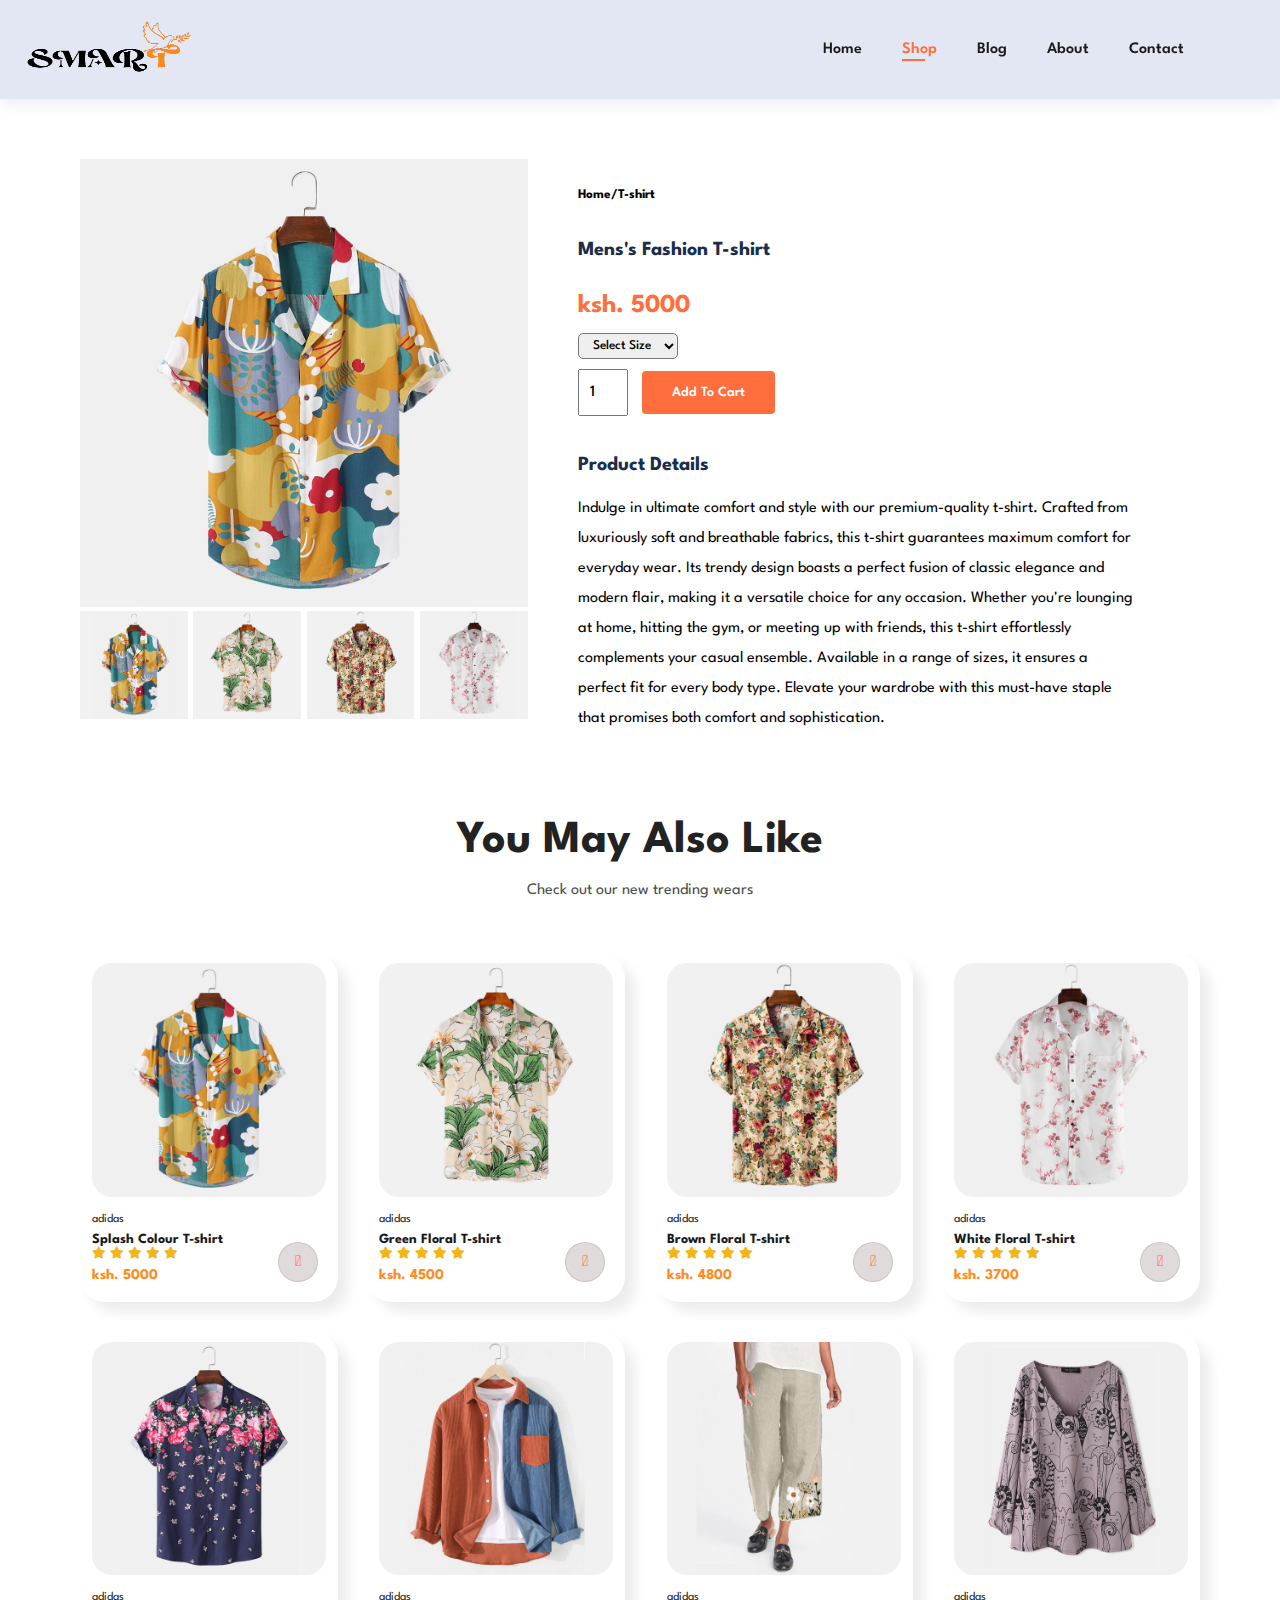
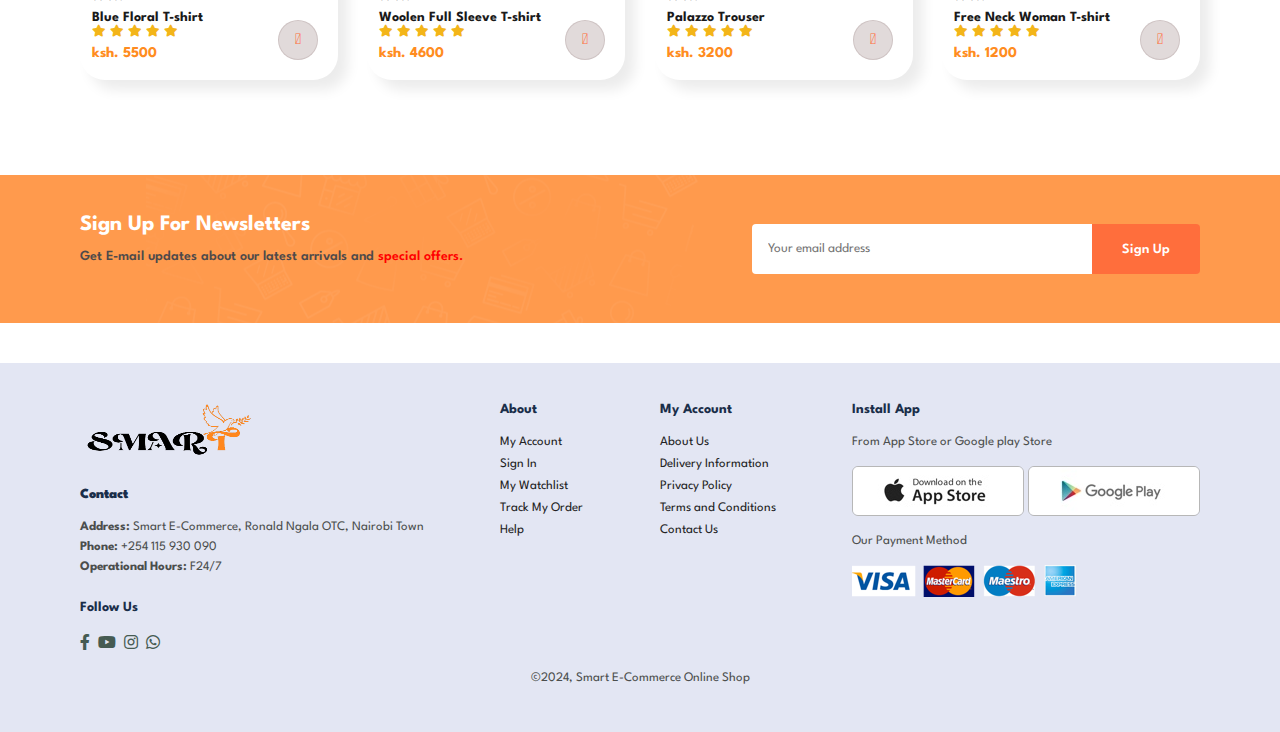
<file: sproduct.html>
<!DOCTYPE html>
<html lang="en">
  <head>
    <meta charset="UTF-8" />
    <meta http-equiv="x-Ua-compatible" content="IE=edge" />
    <meta name="viewport" content="width=device-width, initial-scale=1.0" />
    <title>Smart E-Commerce</title>
    <link rel="stylesheet" href="style.css" />
    <!-- adding website icon -->
    <link rel="shortcut icon" href="img/log.png" type="image/x-icon" />
    <link
      rel="stylesheet"
      href="https://pro.fontawesome.com/releases/v5.10.0/css/all.css"
    />
  </head>
  <body>
    <!-- creating header -->
    <section id="header">
      <a href="#" class="logoo"
        ><img src="img/logo.png" class="logo" alt="No logo"
      /></a>

      <div>
        <ul id="navbar">
          <li>
            <a href="index.html">Home</a>
          </li>
          <li>
            <a class="active" href="shop.html">Shop</a>
          </li>
          <li>
            <a href="blog.html">Blog</a>
          </li>
          <li>
            <a href="about.html">About</a>
          </li>
          <li>
            <a href="contact.html">Contact</a>
          </li>
          <li id="lg-bag">
            <a href="cart.html"><i class="far fa-shopping-bag"></i> </a>
          </li>
          <a href="#" id="close">
            <i class="fas fa-times"></i>
          </a>
        </ul>
      </div>

      <div id="mobile">
        <a href="cart.html"><i class="far fa-shopping-bag"></i> </a>
        <i id="bar" class="fas fa-outdent"></i>
      </div>
    </section>

    <!-- single product image details  -->
    <section id="pro-details" class="section-p1">
      <div class="single-pro-img">
        <img src="img/products/f1.jpg" width="100%" id="main-img" alt="" />
        <div class="small-img-group">
          <div class="small-img-col">
            <img
              src="img/products/f1.jpg"
              width="100%"
              class="small-img"
              alt=""
            />
          </div>
          <div class="small-img-col">
            <img
              src="img/products/f2.jpg"
              width="100%"
              class="small-img"
              alt=""
            />
          </div>
          <div class="small-img-col">
            <img
              src="img/products/f3.jpg"
              width="100%"
              class="small-img"
              alt=""
            />
          </div>
          <div class="small-img-col">
            <img
              src="img/products/f4.jpg"
              width="100%"
              class="small-img"
              alt=""
            />
          </div>
        </div>
      </div>
      <div class="single-pro-details">
        <h5>Home/T-shirt</h5>
        <h4>Mens's Fashion T-shirt</h4>
        <h2>ksh. 5000</h2>
        <select>
          <option>Select Size</option>
          <option>XL</option>
          <option>XXL</option>
          <option>Small</option>
          <option>Large</option>
        </select>
        <input type="number" value="1" min="1" />
        <button class="normal">Add To Cart</button>
        <h4>Product Details</h4>
        <span>
          Indulge in ultimate comfort and style with our premium-quality
          t-shirt. Crafted from luxuriously soft and breathable fabrics, this
          t-shirt guarantees maximum comfort for everyday wear. Its trendy
          design boasts a perfect fusion of classic elegance and modern flair,
          making it a versatile choice for any occasion. Whether you're lounging
          at home, hitting the gym, or meeting up with friends, this t-shirt
          effortlessly complements your casual ensemble. Available in a range of
          sizes, it ensures a perfect fit for every body type. Elevate your
          wardrobe with this must-have staple that promises both comfort and
          sophistication.</span
        >
      </div>
    </section>

    <!-- our products featured-->
    <section id="product1" class="section-p1">
      <h2>You May Also Like</h2>
      <p>Check out our new trending wears</p>
      <div class="pro-container">
        <div class="pro">
          <img src="img/products/f1.jpg" alt="" />
          <div class="des">
            <span>adidas</span>
            <h5>Splash Colour T-shirt</h5>
            <div class="star">
              <i class="fas fa-star"></i>
              <i class="fas fa-star"></i>
              <i class="fas fa-star"></i>
              <i class="fas fa-star"></i>
              <i class="fas fa-star"></i>
            </div>
            <h4 class="price">ksh. 5000</h4>
          </div>
          <a href="#"> <i class="fal fa-shopping-cart cart"></i></a>
        </div>
        <div class="pro">
          <img src="img/products/f2.jpg" alt="" />
          <div class="des">
            <span>adidas</span>
            <h5>Green Floral T-shirt</h5>
            <div class="star">
              <i class="fas fa-star"></i>
              <i class="fas fa-star"></i>
              <i class="fas fa-star"></i>
              <i class="fas fa-star"></i>
              <i class="fas fa-star"></i>
            </div>
            <h4 class="price">ksh. 4500</h4>
          </div>
          <a href="#"> <i class="fal fa-shopping-cart cart"></i></a>
        </div>
        <div class="pro">
          <img src="img/products/f3.jpg" alt="" />
          <div class="des">
            <span>adidas</span>
            <h5>Brown Floral T-shirt</h5>
            <div class="star">
              <i class="fas fa-star"></i>
              <i class="fas fa-star"></i>
              <i class="fas fa-star"></i>
              <i class="fas fa-star"></i>
              <i class="fas fa-star"></i>
            </div>
            <h4 class="price">ksh. 4800</h4>
          </div>
          <a href="#"> <i class="fal fa-shopping-cart cart"></i></a>
        </div>
        <div class="pro">
          <img src="img/products/f4.jpg" alt="" />
          <div class="des">
            <span>adidas</span>
            <h5>White Floral T-shirt</h5>
            <div class="star">
              <i class="fas fa-star"></i>
              <i class="fas fa-star"></i>
              <i class="fas fa-star"></i>
              <i class="fas fa-star"></i>
              <i class="fas fa-star"></i>
            </div>
            <h4 class="price">ksh. 3700</h4>
          </div>
          <a href="#"> <i class="fal fa-shopping-cart cart"></i></a>
        </div>
        <div class="pro">
          <img src="img/products/f5.jpg" alt="" />
          <div class="des">
            <span>adidas</span>
            <h5>Blue Floral T-shirt</h5>
            <div class="star">
              <i class="fas fa-star"></i>
              <i class="fas fa-star"></i>
              <i class="fas fa-star"></i>
              <i class="fas fa-star"></i>
              <i class="fas fa-star"></i>
            </div>
            <h4 class="price">ksh. 5500</h4>
          </div>
          <a href="#"> <i class="fal fa-shopping-cart cart"></i></a>
        </div>
        <div class="pro">
          <img src="img/products/f6.jpg" alt="" />
          <div class="des">
            <span>adidas</span>
            <h5>Woolen Full Sleeve T-shirt</h5>
            <div class="star">
              <i class="fas fa-star"></i>
              <i class="fas fa-star"></i>
              <i class="fas fa-star"></i>
              <i class="fas fa-star"></i>
              <i class="fas fa-star"></i>
            </div>
            <h4 class="price">ksh. 4600</h4>
          </div>
          <a href="#"> <i class="fal fa-shopping-cart cart"></i></a>
        </div>
        <div class="pro">
          <img src="img/products/f7.jpg" alt="" />
          <div class="des">
            <span>adidas</span>
            <h5>Palazzo Trouser</h5>
            <div class="star">
              <i class="fas fa-star"></i>
              <i class="fas fa-star"></i>
              <i class="fas fa-star"></i>
              <i class="fas fa-star"></i>
              <i class="fas fa-star"></i>
            </div>
            <h4 class="price">ksh. 3200</h4>
          </div>
          <a href="#"> <i class="fal fa-shopping-cart cart"></i></a>
        </div>
        <div class="pro">
          <img src="img/products/f8.jpg" alt="" />
          <div class="des">
            <span>adidas</span>
            <h5>Free Neck Woman T-shirt</h5>
            <div class="star">
              <i class="fas fa-star"></i>
              <i class="fas fa-star"></i>
              <i class="fas fa-star"></i>
              <i class="fas fa-star"></i>
              <i class="fas fa-star"></i>
            </div>
            <h4 class="price">ksh. 1200</h4>
          </div>
          <a href="#"> <i class="fal fa-shopping-cart cart"></i></a>
        </div>
      </div>
    </section>

    <section id="newsletter" class="section-p1 section-m1">
      <div class="newstext">
        <h4>Sign Up For Newsletters</h4>
        <p>
          Get E-mail updates about our latest arrivals and
          <span>special offers.</span>
        </p>
      </div>
      <div class="form">
        <input type="text" placeholder="Your email address" />
        <button class="normal">Sign Up</button>
      </div>
    </section>

    <footer class="section-p1">
      <div class="col">
        <img class="logo" src="img/logo.png" alt="" />
        <h4><strong>Contact</strong></h4>
        <p>
          <strong>Address:</strong> Smart E-Commerce, Ronald Ngala OTC, Nairobi
          Town
        </p>
        <p><strong>Phone:</strong> +254 115 930 090</p>
        <p><strong>Operational Hours:</strong> F24/7</p>
        <div class="follow">
          <h4>Follow Us</h4>
          <div class="icon">
            <i class="fab fa-facebook-f"></i>
            <!-- <i class="fab fa-twitter"></i> -->
            <i class="fab fa-youtube"></i>
            <i class="fab fa-instagram"></i>
            <i class="fab fa-whatsapp"></i>
          </div>
        </div>
      </div>

      <div class="col">
        <h4>About</h4>
        <a href="#">My Account</a>
        <a href="#">Sign In</a>
        <a href="#">My Watchlist</a>
        <a href="#">Track My Order</a>
        <a href="#">Help</a>
      </div>
      <div class="col">
        <h4>My Account</h4>
        <a href="#">About Us</a>
        <a href="#">Delivery Information</a>
        <a href="#">Privacy Policy</a>
        <a href="#">Terms and Conditions</a>
        <a href="#">Contact Us</a>
      </div>
      <div class="col install">
        <h4>Install App</h4>
        <p>From App Store or Google play Store</p>
        <div class="row">
          <img src="img/pay/app.jpg" alt="" />
          <img src="img/pay/play.jpg" alt="" />
        </div>
        <p>Our Payment Method</p>
        <img src="img/pay/pay.png" alt="" />
      </div>
      <div class="copyright">
        <p>&copy;2024, Smart E-Commerce Online Shop</p>
      </div>
    </footer>

    <!-- script to show small image on main image  -->
    <script>
      var mainimg = document.getElementById("main-img");
      var smallimg = document.getElementsByClassName("small-img");

      smallimg[0].onclick = function () {
        mainimg.src = smallimg[0].src;
      };
      smallimg[1].onclick = function () {
        mainimg.src = smallimg[1].src;
      };
      smallimg[2].onclick = function () {
        mainimg.src = smallimg[2].src;
      };
      smallimg[3].onclick = function () {
        mainimg.src = smallimg[3].src;
      };
    </script>
    <script src="script.js"></script>
  </body>
</html>
</file>
<file: style.css>
@import url("https://fonts.googleapis.com/css2?family=Spartan:wght@100;200;300;400;500;600;700;800;900&display=swap");
* {
  margin: 0;
  padding: 0;
  box-sizing: border-box;
  font-family: "Spartan", sans-serif;
}

html {
  scroll-behavior: smooth;
}

/* body Styles */

h1 {
  font-size: 50px;
  line-height: 64px;
  color: #222;
}

h2 {
  font-size: 46px;
  line-height: 54px;
  color: #222;
}

h4 {
  font-size: 20px;
  color: #1a2e49;
}

h6 {
  font-weight: 700;
  font-size: 12px;
}

p {
  font-size: 16px;
  color: #4b4e4d;
  margin: 15px 0 20px 0;
}

.section-p1 {
  padding: 40px 80px;
}

.section-m1 {
  margin: 40px 0;
}

body {
  width: 100%;
}
button.normal {
  font-size: 14px;
  font-weight: 600;
  padding: 15px 30px;
  color: #000;
  background-color: white;
  border-radius: 4px;
  cursor: pointer;
  border: none;
  outline: none;
  transition: 0.2s ease;
}

button.brnbut {
  font-size: 13px;
  font-weight: 600;
  padding: 12px 18px;
  color: #ffffff;
  background-color: transparent;
  cursor: pointer;
  border: 1px solid white;
  outline: none;
  transition: 0.2s ease;
}

/* logo H & W */

#header .logoo img {
  height: 55px;
  width: 180px;
}

/* header starters */

#header {
  display: flex;
  align-items: center;
  justify-content: space-between;
  padding: 20px;
  background: #e3e6f3;
  box-shadow: 0 5px 15px rgba(0, 0, 0, 0.07);
  z-index: 999;
  position: sticky;
  top: 0;
  bottom: 0;
}

#navbar {
  display: flex;
  align-items: center;
  justify-content: center;
}

#navbar li {
  list-style: none;
  padding: 0 20px;
  position: relative;
}
#navbar li a {
  text-decoration: none;
  font-size: 16px;
  font-weight: 600;
  color: #1a1a1a;
}

#navbar li a:hover,
#navbar li a.active {
  color: #ff6e3c;
  transition: 0.2s ease;
}

#navbar li a.active::after,
#navbar li a:hover::after {
  content: "";
  width: 30%;
  height: 2px;
  background-color: #ff6e3c;
  position: absolute;
  bottom: -4px;
  left: 20px;
}

/* Heros styles */
#hero {
  background-image: url("img/hero5.jpg");
  height: 90vh;
  width: 100%;
  /* background-position: top 10% right 0; */
  background-size: cover;
  padding: 0 80px;
  display: flex;
  align-items: flex-start;
  justify-content: center;
  flex-direction: column;
}

#hero h4 {
  padding-bottom: 20px;
  font-size: 30px;
}

#hero h1 {
  color: #ff6e3c;
  font-size: 100px;
  padding-top: 50px;
}

#hero h2 {
  font-size: 50px;
  padding-top: 12px;
}

#hero p {
  padding-top: 25px;
  padding-bottom: 30px;
}

#hero button {
  background-image: url("img/button.png");
  background-color: transparent;
  color: #ff6e3c;
  border: 0;
  padding: 14px 80px 14px 65px;
  background-repeat: no-repeat;
  cursor: pointer;
  font-weight: 700;
  font-size: 15px;
}

/* features styles */
#feature {
  display: flex;
  align-items: center;
  justify-content: space-between;
  flex-wrap: wrap;
}

#feature .fe-box:nth-child(2) h6 {
  background-color: #ec9553;
}

#feature .fe-box:nth-child(3) h6 {
  background-color: #ec9553;
}

#feature .fe-box:nth-child(4) h6 {
  background-color: #ec9553;
}

#feature .fe-box:nth-child(5) h6 {
  background-color: #ec9553;
}

#feature .fe-box:nth-child(6) h6 {
  background-color: #ec9553;
}

#feature .fe-box {
  width: 180px;
  text-align: center;
  padding: 25px 15px;
  box-shadow: 20px 20px 34px rgba(0, 0, 0, 0.04);
  border: 1px solid #d8c9bd;
  border-radius: 4px;
  margin: 15px 0;
}

#feature .fe-box:hover {
  box-shadow: 0 8px 16px rgba(0, 0, 0, 0.2);
}

#feature .fe-box h6 {
  padding: 9px 8px 6px 8px;
  line-height: 1;
  border-radius: 4px;
  color: white;
  background-color: #ec9553;
  display: inline-block;
}

#feature .fe-box img {
  width: 100%;
  margin: 10px;
}

/* product styles */

#product1 {
  text-align: center;
}

#product1 .pro-container {
  display: flex;
  justify-content: space-between;
  padding-top: 20px;
  flex-wrap: wrap;
}

#product1 .pro {
  width: 23%;
  min-width: 250px;
  padding: 10px 12px;
  /* border: 1px solid #c5c5c4; */
  border-radius: 25px;
  cursor: pointer;
  box-shadow: 10px 10px 13px rgba(0, 0, 0, 0.08);
  margin: 15px 0;
  transition: 0.2s ease;
  position: relative;
}

#product1 .pro:hover {
  box-shadow: 10px 10px 10px rgba(0, 0, 0, 0.19);
}

#product1 .pro img {
  width: 100%;
  border-radius: 20px;
}

/* zoom image */
#product1 .pro img:hover {
  transform: scale(1.03);
  transition: 0.2s ease;
}

#product1 .pro .des {
  text-align: start;
  padding: 10px 0;
}

#product1 .pro .des span {
  color: #282626;
  font-size: 12px;
}

#product1 .pro .des h5 {
  padding-top: 7px;
  color: #1a1a1a;
  font-size: 14px;
}

#product1 .pro .des i {
  font-size: 12px;
  color: rgba(243, 181, 25);
}

#product1 .pro .des h4 {
  /* price colour */
  padding-top: 7px;
  font-size: 15px;
  font-weight: 700;
  color: #ff8c20;
}

#product1 .pro .cart {
  width: 40px;
  height: 40px;
  line-height: 40px;
  border-radius: 50px;
  background-color: rgba(178, 160, 160, 0.384);
  color: #ff6e3c;
  font-weight: 500;
  border: 1px solid rgba(178, 160, 160, 0.384);
  position: absolute;
  bottom: 20px;
  right: 20px;
}

#product1 .pro .cart:hover {
  background-color: #ff68354b;
  border: 1px solid rgba(255, 89, 0, 0.384);
}

#banner {
  /* first banner */
  display: flex;
  justify-content: center;
  flex-direction: column;
  align-items: center;
  text-align: center;
  background-image: url(img/banner/b31.jpg);
  width: 100%;
  height: 40vh;
  background-size: cover;
  background-position: center;
  position: relative;
}

#banner h2 span {
  color: rgb(255, 0, 0);
  font-size: 30px;
  padding: 10px 0;
}
#banner h2 {
  color: white;
  font-size: 30px;
  padding: 10px 0;
}

#banner button {
  position: absolute;
  bottom: 20px;
}

#banner button:hover {
  background-color: #ff6e3c;
  color: white;
}

/* small banners  */
#sm-banner {
  display: flex;
  justify-content: space-between;
  flex-wrap: wrap;
}

#sm-banner .banner-box {
  display: flex;
  justify-content: center;
  flex-direction: column;
  align-items: flex-start;
  background-image: url(img/banner/b33.jpg);
  min-width: 580px;
  height: 50vh;
  background-size: cover;
  background-position: center;
  padding: 30px;
}

#sm-banner .banner-box2 {
  background-image: url(img/banner/b17.jpg);
}

#sm-banner h4 {
  color: white;
  font-size: 20px;
  font-weight: 300;
}

#sm-banner h2 {
  color: white;
  font-size: 28px;
  font-weight: 800;
}

#sm-banner span {
  color: white;
  font-size: 15px;
  font-weight: 500;
  padding-bottom: 15px;
}

#sm-banner .banner-box:hover button {
  background: #ff6e3c;
  border: 1px solid #ff6e3c;
}
#banner3 {
  display: flex;
  justify-content: space-between;
  flex-wrap: wrap;
  padding: 0 80px;
}

#banner3 .banner-box {
  /* other 3 small banners  */
  display: flex;
  justify-content: center;
  flex-direction: column;
  align-items: flex-start;
  background-image: url(img/banner/b4.jpg);
  min-width: 30%;
  height: 30vh;
  background-size: cover;
  background-position: center;
  padding: 30px;
  margin-bottom: 20px;
}

#banner3 .banner-box2 {
  background-image: url(img/banner/b34.jpg);
}

#banner3 .banner-box3 {
  background-image: url(img/banner/b41.jpg);
}

#banner3 h2 {
  color: white;
  font-weight: 900;
  font-size: 22px;
}

#banner3 h3 {
  color: rgb(183, 27, 27);
  font-weight: 800;
  font-size: 15px;
}

#newsletter {
  display: flex;
  justify-content: space-between;
  flex-wrap: wrap;
  align-items: center;
  background-image: url("img/banner/b14.png");
  background-repeat: no-repeat;
  background-position: 20% 30%;
  background-color: #ff9a4d;
}

#newsletter h4 {
  font-size: 22px;
  font-weight: 700;
  color: white;
}

#newsletter p {
  font-size: 14px;
  font-weight: 600;
  color: rgb(79, 74, 74);
}

#newsletter span {
  font-size: 14px;
  font-weight: 600;
  color: rgb(255, 0, 0);
}

#newsletter input {
  height: 3.125rem;
  padding: 0 1.15em;
  border: 1px solid transparent;
  width: 100%;
  border-radius: 4px;
  outline: none;
  border-top-right-radius: 0;
  border-bottom-right-radius: 0;
}

#newsletter button {
  background-color: #ff6e3c;
  color: white;
  white-space: nowrap;
  border-top-left-radius: 0;
  border-bottom-left-radius: 0;
}

#newsletter .form {
  display: flex;
  width: 40%;
}

/* footer styles */
footer {
  display: flex;
  justify-content: space-between;
  flex-wrap: wrap;
  background-color: #e3e6f3;
}

footer .col {
  display: flex;
  flex-direction: column;
  align-items: flex-start;
  margin-bottom: 20px;
}

footer .logo {
  margin-bottom: 30px;
}

footer .col .logo {
  height: 55px;
  width: 180px;
}

footer h4 {
  font-size: 14px;
  padding-bottom: 20px;
}

footer p {
  font-size: 13px;
  margin: 0 0 8px 0;
}

footer a {
  font-size: 13px;
  text-decoration: none;
  color: #222;
  margin-bottom: 10px;
}

footer .follow {
  margin-top: 20px;
}

footer .follow i {
  color: #465b52;
  padding-right: 4px;
  cursor: pointer;
}

footer .follow .icon i:hover,
a:hover {
  color: #ff4000;
}

footer .install .row img {
  border: 1px solid #b7b7b7;
  border-radius: 6px;
  cursor: pointer;
}
footer .install img {
  margin: 10px 0 15px;
}

footer .copyright {
  width: 100%;
  text-align: center;
}

/* shop page all styling */

#shop-hero {
  background-image: url(img/banner/b1.jpg);
  width: 100%;
  height: 40vh;
  background-size: cover;
  display: flex;
  flex-direction: column;
  text-align: center;
  justify-content: center;
  padding: 14px;
}

#shop-hero h2,
#shop-hero p {
  color: #ffffff;
}

#paginetion {
  text-align: center;
}

#paginetion a {
  text-decoration: none;
  background-color: #4f4c4b;
  padding: 15px 20px;
  border-radius: 4px;
  color: white;
  font-weight: 600;
  transition: 0.3s;
  transform: scale(1.03);
}

#paginetion a i {
  font-weight: 600;
  font-size: 17px;
}

#paginetion a:hover {
  background-color: #ff6e3c;
}

/* single product details */
#pro-details {
  display: flex;
  margin-top: 20px;
}

#pro-details .single-pro-img {
  width: 40%;
  margin-right: 50px;
  cursor: pointer;
}

.small-img-group {
  display: flex;
  justify-content: space-between;
}

.small-img-col {
  flex-basis: 24%;
  cursor: pointer;
}

#pro-details .single-pro-details {
  width: 50%;
  padding-top: 30px;
}

#pro-details .single-pro-details h4 {
  padding: 40px 0 20px;
}

#pro-details .single-pro-details h2 {
  font-size: 26px;
  color: #ff6e3c;
}

#pro-details .single-pro-details select {
  display: block;
  padding: 5px 10px;
  margin-bottom: 10px;
  border-radius: 5px;
  font-weight: 500;
  /* color: #ffffff;
  background-color:  #ff6e3c;
  border: #ff6e3c;
  border-color: #ff6e3c; */
}

#pro-details .single-pro-details input {
  width: 50px;
  height: 47px;
  padding-left: 10px;
  font-size: 16px;
  margin-right: 10px;
  font-weight: 500;
  /* color: #ffffff;
  background-color:  #ff6e3c;
  border: #ff6e3c;
  border-radius: 5px;
  font-weight: 500;
  border-color: #ff6e3c; */
}

#pro-details
  .single-pro-details
  input:focus
  #pro-details
  .single-pro-details
  select:focus {
  outline: none;
}

#pro-details .single-pro-details button {
  background-color: #ff6e3c;
  color: white;
}

#pro-details .single-pro-details span {
  line-height: 30px;
}

/* blog page styles */

#shop-hero.blog-header {
  background-image: url(img/banner/b19.jpg);
}

#blog {
  padding: 150px 150px 0 150px;
}
#blog .blog-box {
  display: flex;
  align-items: center;
  width: 100%;
  position: relative;
  padding-bottom: 90px;
}

#blog .blog-img {
  width: 50%;
  margin-right: 40px;
}

#blog img {
  width: 100%;
  height: 300px;
  object-fit: cover;
}

#blog .blog-details {
  width: 50%;
}

#blog .blog-details a {
  text-decoration: none;
  font-size: 11px;
  color: #000;
  font-weight: 700;
}
#blog .blog-details a:hover {
  color: #ff6e3c;
  transition: 0.3s;
}

#blog .blog-box h1 {
  position: absolute;
  top: -47px;
  left: 0;
  font-size: 70px;
  font-weight: 700;
  color: #c9cbce;
  z-index: -9;
}

/* about style section */

#shop-hero.about-header {
  background-image: url("img/about/banner.png");
}

#about-head img {
  width: 50%;
  height: auto;
}

#about-head {
  display: flex;
  align-items: center;
}

#about-head div {
  padding-left: 40px;
}

#maq {
  color: #ff4000;
  font-weight: 500;
  font-family: Comic Sans MS;
  padding: 100px;
}
#maq span {
  font-weight: bold;
}

/* video app section */

#about-app {
  text-align: center;
}

#about-app .video {
  width: 70%;
  height: 100%;
  margin: 30px auto 0;
}

#about-app .video video {
  width: 100%;
  height: 100%;
  border-radius: 20px;
}

/* contact details styling  */

#contact-details {
  display: flex;
  justify-content: space-between;
  align-items: center;
}

#contact-details .details {
  width: 40%;
}

#contact-details .details span {
  font-size: 12px;
}

#contact-details .details h2,
#form-details form h2 {
  font-size: 26px;
  line-height: 35px;
  padding: 20px 0;
}

#contact-details .details h3 {
  font-size: 16px;
  padding-bottom: 15px;
}

#contact-details .details li {
  list-style: none;
  display: flex;
  padding: 10px;
}

#contact-details .details li i {
  font-size: 14px;
  padding-right: 22px;
}

#contact-details .details li p {
  margin: 0;
  font-size: 14px;
}

#contact-details .map {
  width: 55%;
  height: 400px;
}

#contact-details .map iframe {
  width: 100%;
  height: 100%;
}
/* form details stylings */

#form-details {
  display: flex;
  justify-content: space-between;
  margin: 30px;
  padding: 80px;
  border: 1px solid #e1e1e1;
}

#form-details form {
  width: 65%;
  display: flex;
  flex-direction: column;
  align-items: flex-start;
  padding: 20px; /* Add padding for spacing */
}

/* adding shadow to the textarea and the input parts */
#form-details form input:hover,
#form-details form textarea:hover {
  box-shadow: 0 0 20px rgba(0, 0, 0, 0.2);
}

/* Add focus style for form */
/* #form-details form:focus-within {
  box-shadow: 0 0 30px rgba(0, 0, 0, 0.2); Enhance shadow when any input is focused
} */

/* Add spacing between form elements */
#form-details form input,
#form-details form textarea {
  width: 100%;
  padding: 12px 15px;
  margin-bottom: 20px;
  border: 1px solid #e1e1e1;
  border-radius: 5px; /* Add rounded corners for inputs */
  transition: border-color 0.3s ease; /* Smooth transition for border color */
  box-shadow: 0 0 20px rgba(0, 0, 0, 0.1);
}

/* Style for focused inputs */
#form-details form input:focus,
#form-details form textarea:focus {
  outline: none;
  border-color: #b8b8b8; /* Change border color on focus */
}

/* #form-details form button {
  padding: 12px 20px;
  border: none;
  border-radius: 5px;
  background-color: #ff6e3c;
  color: white;
  cursor: pointer;
  transition: background-color 0.3s ease; 
} */

/* Hover effect for submit button */
#form-details form button:hover {
  background-color: #ff6e3c;
}

#form-details form input,
#form-details form textarea {
  width: 100%;
  padding: 12px 15px;
  outline: none;
  margin-bottom: 20px;
  border: 1px solid #e1e1e1;
}

#form-details form button {
  background-color: #7f7f7f;
  color: white;
  font-weight: bold;
  transition: 0.3s;
}

#form-details .people div {
  padding-bottom: 25px;
  /* display: flex; */
  align-items: flex-start;
}

#form-details .people div img {
  width: 65px;
  height: 65px;
  object-fit: cover;
  margin-right: 15px;
  margin-top: 25px;
  border-radius: 50%; /* Apply border-radius to create a circle */
  border: 3px solid #ff6e3c; /* Apply red border */
}

#form-details .people div p {
  margin: 0;
  font-size: 12px;
  line-height: 25px;
}

#form-details .people div p span {
  display: block;
  font-size: 16px;
  font-weight: 600;
  color: black;
}

/* cart styles  */

#cart table {
  width: 100%;
  border-collapse: collapse;
  table-layout: fixed;
  white-space: nowrap;
}

#cart table img {
  width: 70px;
}

#cart table td:nth-child(1) {
  width: 100px;
  text-align: center;
}

#cart table td:nth-child(2) {
  width: 150px;
  text-align: center;
}

#cart table td:nth-child(3) {
  width: 250px;
  text-align: center;
}

#cart table td:nth-child(4),
#cart table td:nth-child(5),
#cart table td:nth-child(6) {
  width: 150px;
  text-align: center;
}

#cart table td:nth-child(5) input {
  width: 70px;
  padding: 10px 5px 10px 15px;
}

#cart table thead {
  border: 1px solid #c9cbce;
  border-left: none;
  border-right: none;
}

#cart table thead td {
  font-weight: 700;
  text-transform: uppercase;
  font-size: 13px;
  padding: 18px;
}

#cart table tbody tr td {
  padding-top: 25px;
}

#cart table tbody td {
  font-size: 13px;
}

#add-cart {
  display: flex;
  justify-content: flex-end;
  margin-left: 900px;
  margin-right: 50px;
  border: 1px solid #e1e1e1;
  /* padding-right: 400px; */
}

#add-cart table {
  border-collapse: collapse;
  width: 100%;
  margin-bottom: 20%;
}

#add-cart table tr td {
  width: 50%;
  border: 1px solid #e3e6f3;
  padding-right: 120px;
  padding-left: 60px;
  font-size: 13px;
  padding-top: 25px;
  padding-bottom: 30px;
}
#add-cart h3 {
  margin-left: 10px;
  padding-bottom: 5px;
}

#add-cart button {
  color: white;
  background-color: #686868;
  margin-bottom: 20px;
  transition: 0.3s;
}

#add-cart button:hover {
  background-color: #ff6e3c;
}

#mobile {
  display: none;
  align-items: center;
}

#close {
  display: none;
}

/* making the website responsive 
media query for ipad*/

@media (max-width: 799px) {
  .section-p1 {
    padding: 40px 40px;
  }
  #navbar {
    display: flex;
    align-items: flex-start;
    flex-direction: column;
    justify-content: flex-start;
    position: fixed;
    top: 0;
    right: -300px;
    height: 100vh;
    width: 300px;
    background-color: #efefefdc;
    box-shadow: 0px 8px 16px 0px rgba(0, 0, 0, 0.2);
    padding: 80px 0 0 10px;
    transition: right 0.3s ease; /* Add transition for smooth sliding effect */
  }

  #navbar.active {
    right: 0px;
  }

  #navbar li {
    margin-bottom: 25px;
  }

  #mobile {
    display: flex;
    align-items: center;
  }

  #mobile i {
    color: #ff6e3c;
    font-size: 24px;
    /* padding-right: 5px; */
    padding-left: 20px;
  }
  .fa,
  .fas {
    font-size: 20px;
    font-weight: 600;
  }
  #lg-bag {
    display: none;
  }

  #close {
    position: absolute;
    top: 30px;
    left: 30px;
    color: #ff6e3c;
    font-size: 24px;
    display: initial;
  }

  #hero {
    height: 70vh;
    background-position: top 30% right 20%;
    padding: 0 80px;
  }
  #hero h1 {
    font-size: 53px;
    padding-top: 24px;
  }
  #hero h2 {
    font-size: 30px;
  }

  #hero p {
    color: #000;
  }

  #feature {
    justify-content: center;
  }

  #feature .fe-box {
    margin: 15px 15px;
  }

  #product1 .pro-container {
    display: flex;
    justify-content: center;
    padding-top: 20px;
    flex-wrap: wrap;
  }
  #product1 .pro {
    width: 20%;
    min-height: 250px;
    min-width: 200px;
    padding: 10px 12px;
    border: 1px solid #c5c5c4;
    margin-left: 20px;

    box-shadow: 10px 10px 13px rgba(0, 0, 0, 0.06);
  }

  #banner {
    height: 23vh;
  }
  button.normal {
    font-size: 12px;
    font-weight: 600;
    padding: 8px 20px;
    color: #000;
    background-color: white;
    border-radius: 4px;
    cursor: pointer;
    border: none;
    outline: none;
    transition: 0.2s ease;
  }

  #sm-banner .banner-box {
    min-width: 100%;
    height: 30vh;
    margin-bottom: 40px;
  }

  #banner3 {
    padding: 0 40px;
  }

  #banner3 .banner-box {
    width: 30%;
  }

  #newsletter .form {
    width: 75%;
  }

  footer p {
    white-space: normal;
  }

  /* shop corrections */
  #shop-hero {
    height: 20vh;
  }
  footer .col .logo {
    height: 40px;
    width: 100px;
  }
  /* about section */
  #about-head img {
    width: 50%;
    height: 450px;
    border-radius: 6px;
  }

  #form-details form {
    margin-right: 45px;
  }
  #form-details form {
    padding-bottom: 0px;
  }
  #form-details form input,
  #form-details form textarea {
    width: 100%;
    padding: 12px 15px;
    outline: none;
    margin-bottom: 45px;
  }
}

@media (max-width: 600px) {
  .section-p1 {
    padding: 20px;
  }

  #header .logoo img {
    height: 30px;
    width: 80px;
  }

  #header {
    padding: 10px 10px;
  }

  #hero {
    background-position: 75%;
    padding: 0 20px;
    width: 100%;
  }

  #hero h4 {
    padding-bottom: 0;
    font-size: 30px;
  }

  #hero h2 {
    font-size: 20px;
  }
  #hero h1 {
    font-size: 35px;
    padding-top: 2px;
  }

  #hero p {
    padding-top: 0px;
    padding-bottom: 30px;
  }

  #feature .fe-box {
    width: 155px;
    margin: 0 0 15px 0;
  }

  #feature {
    justify-content: space-between;
  }

  #product1 .pro-container {
    display: flex;
    justify-content: center;
    padding-top: 20px;
    flex-wrap: wrap;
  }
  #product1 .pro {
    width: 20%;
    min-height: 200px;
    min-width: 146px;
    box-shadow: 0px 4px 6px rgba(0, 0, 0, 0.1), 0px 1px 5px rgba(0, 0, 0, 0.08);
  }
  #product1 .pro img {
    width: 100%;
    border-radius: 20px;
    height: 55%;
  }
  #product1 .pro:hover {
    box-shadow: none;
  }
  #product1 .pro .des h5 {
    padding-top: 5px;
    font-size: 10px;
  }
  #product1 .pro .des span {
    color: #282626;
    font-size: 7px;
  }
  #product1 .pro .cart {
    width: 25px;
    height: 25px;
    line-height: 25px;
    border-radius: 50px;
    bottom: 25px;
    right: 15px;
  }
  #banner {
    height: 18vh;
  }

  button.normal {
    font-size: 12px;
    padding: 8px 15px;
  }

  #banner3 {
    padding: 0 20px;
  }

  #banner3 .banner-box {
    width: 100%;
  }

  #newsletter .form {
    width: 100%;
  }

  #newsletter {
    padding: 40px 20px;
  }

  footer .copyright {
    text-align: start;
  }

  /* shop section */

  #shop-hero {
    height: 18vh;
  }
  p {
    margin: 5px 0 20px 0;
  }
}
</file>
